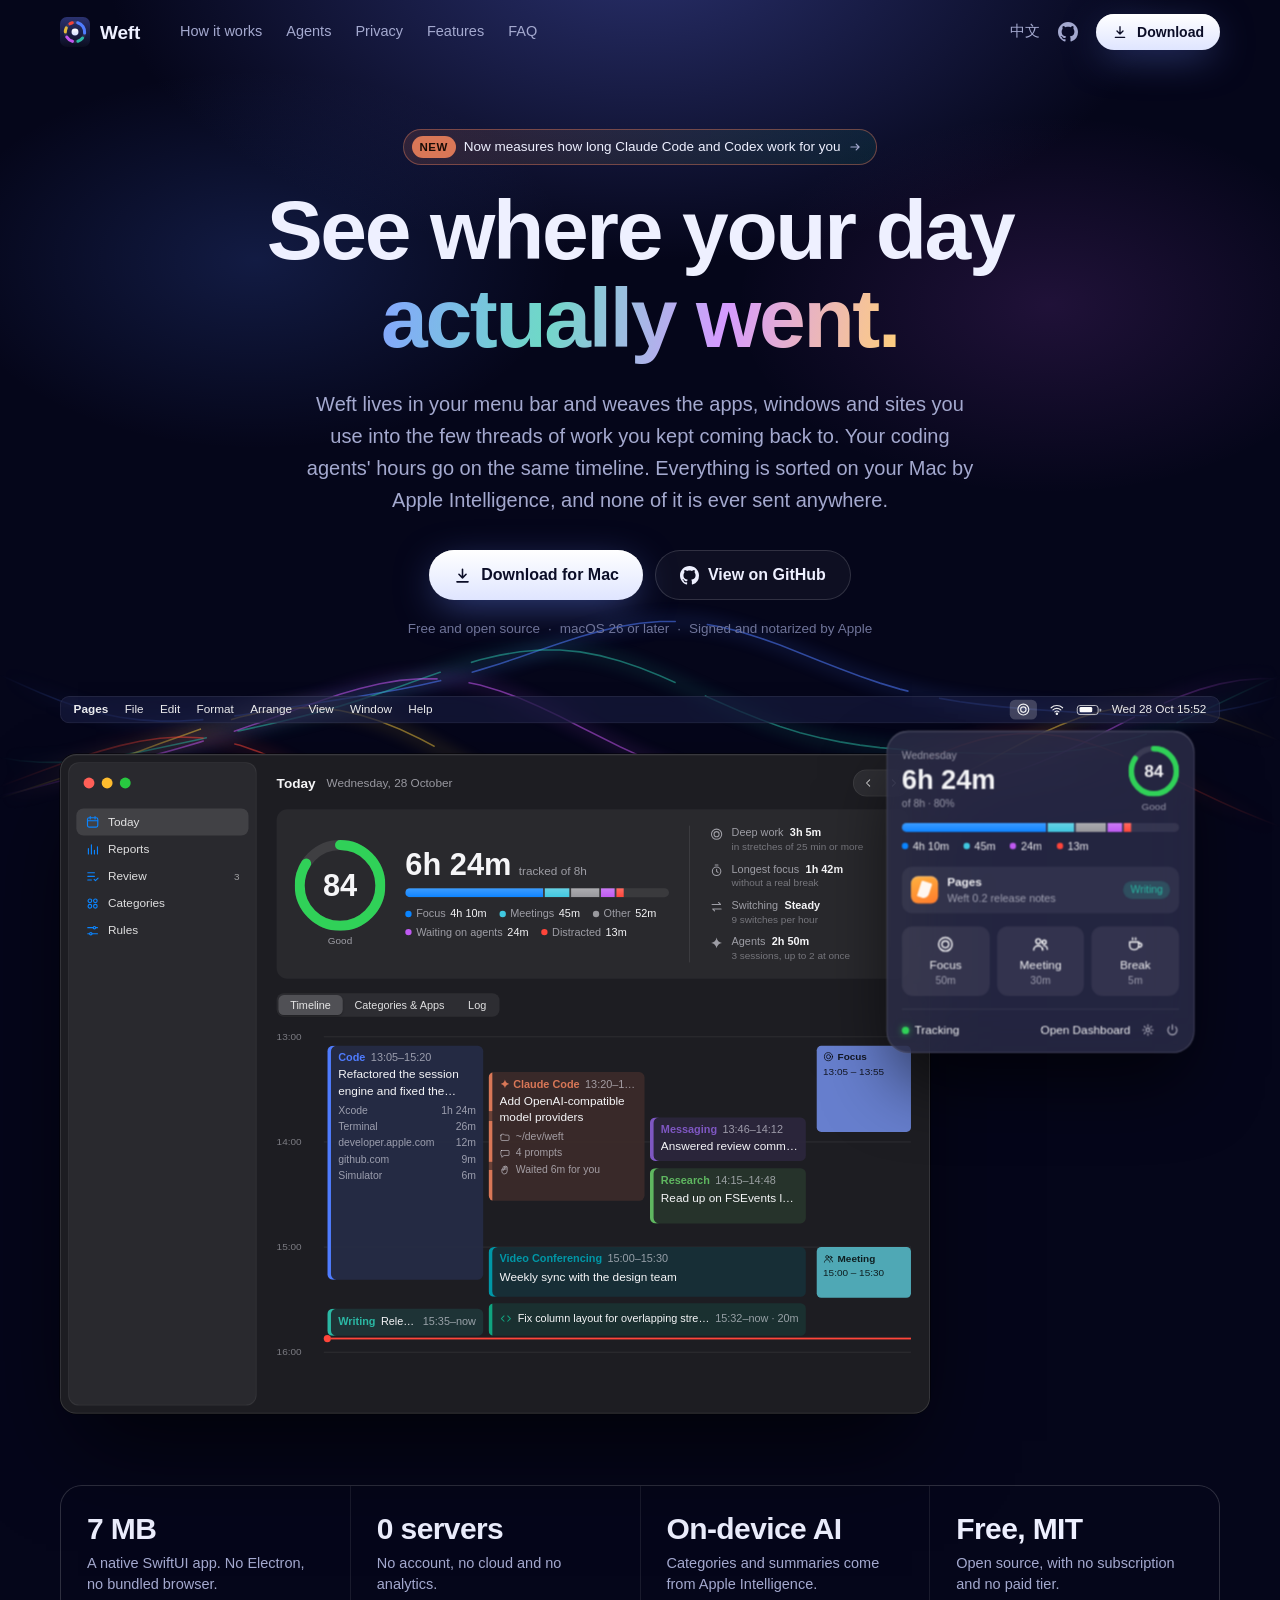
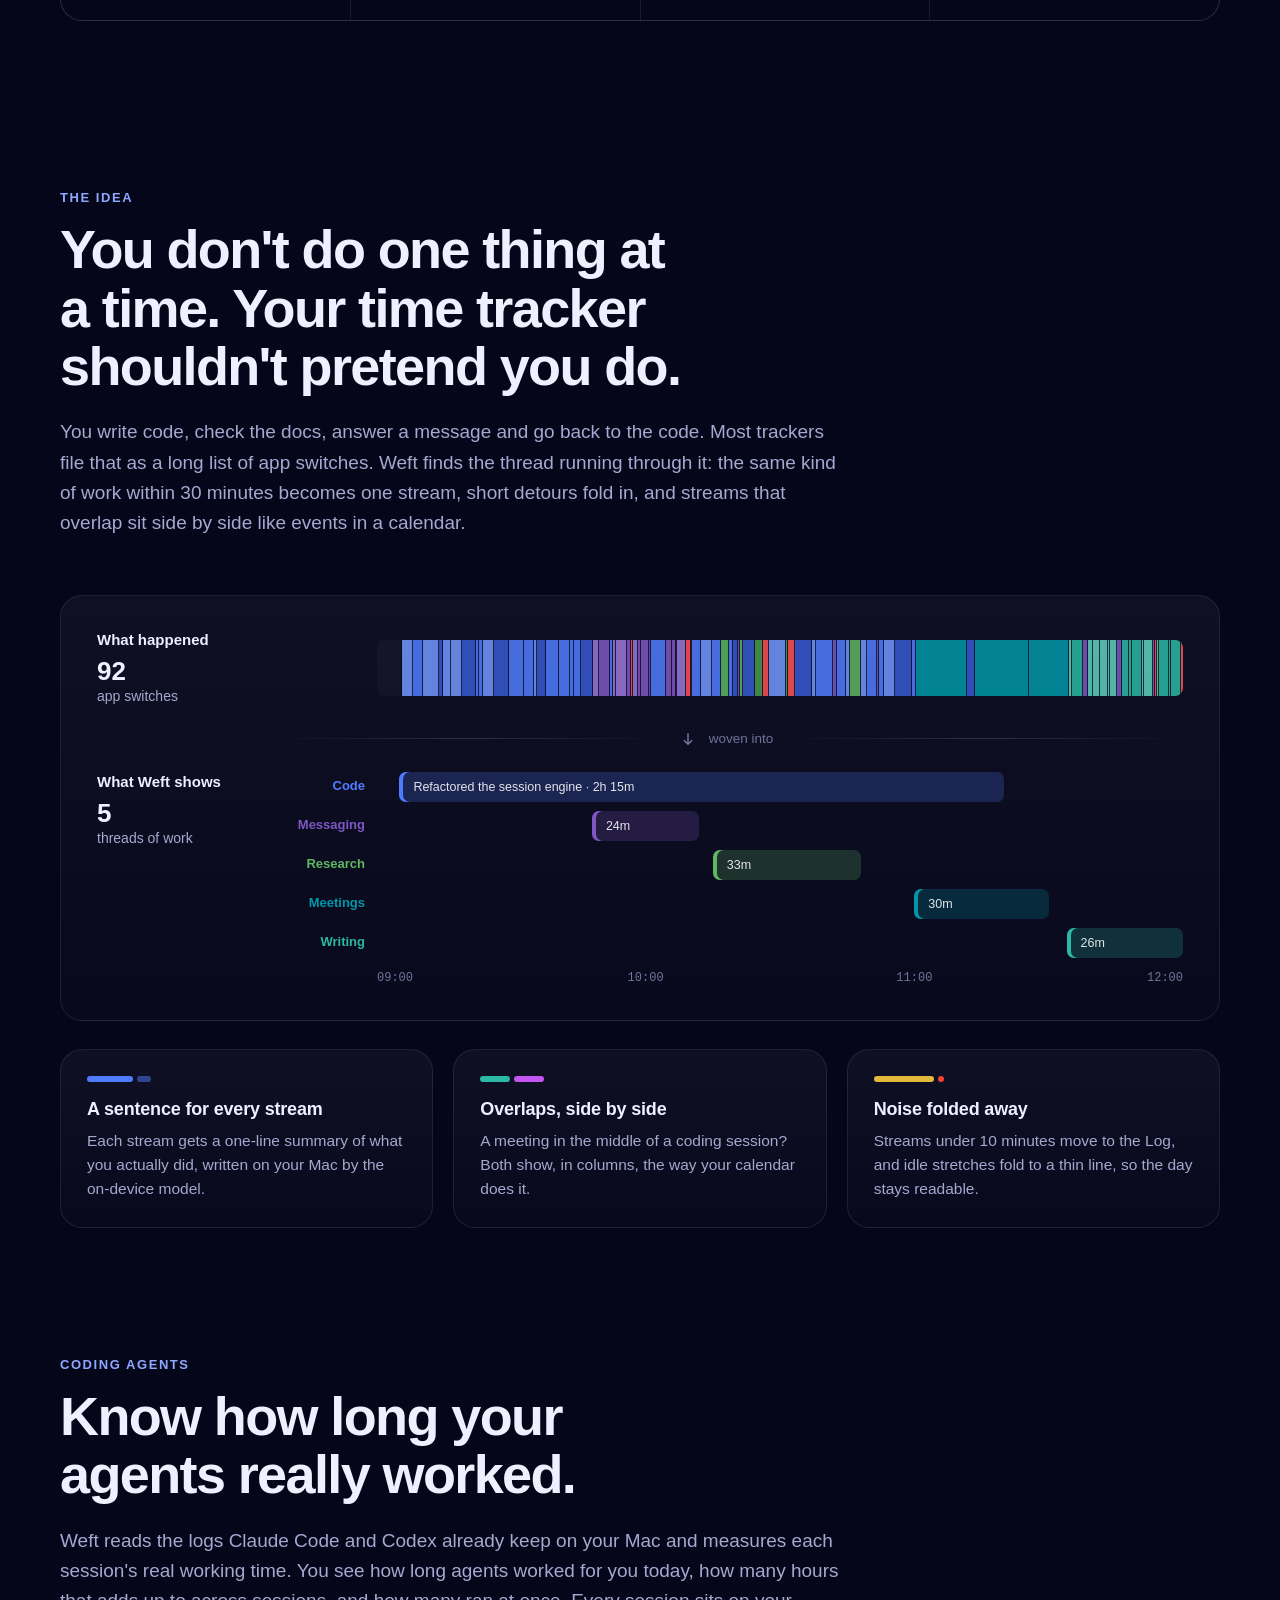
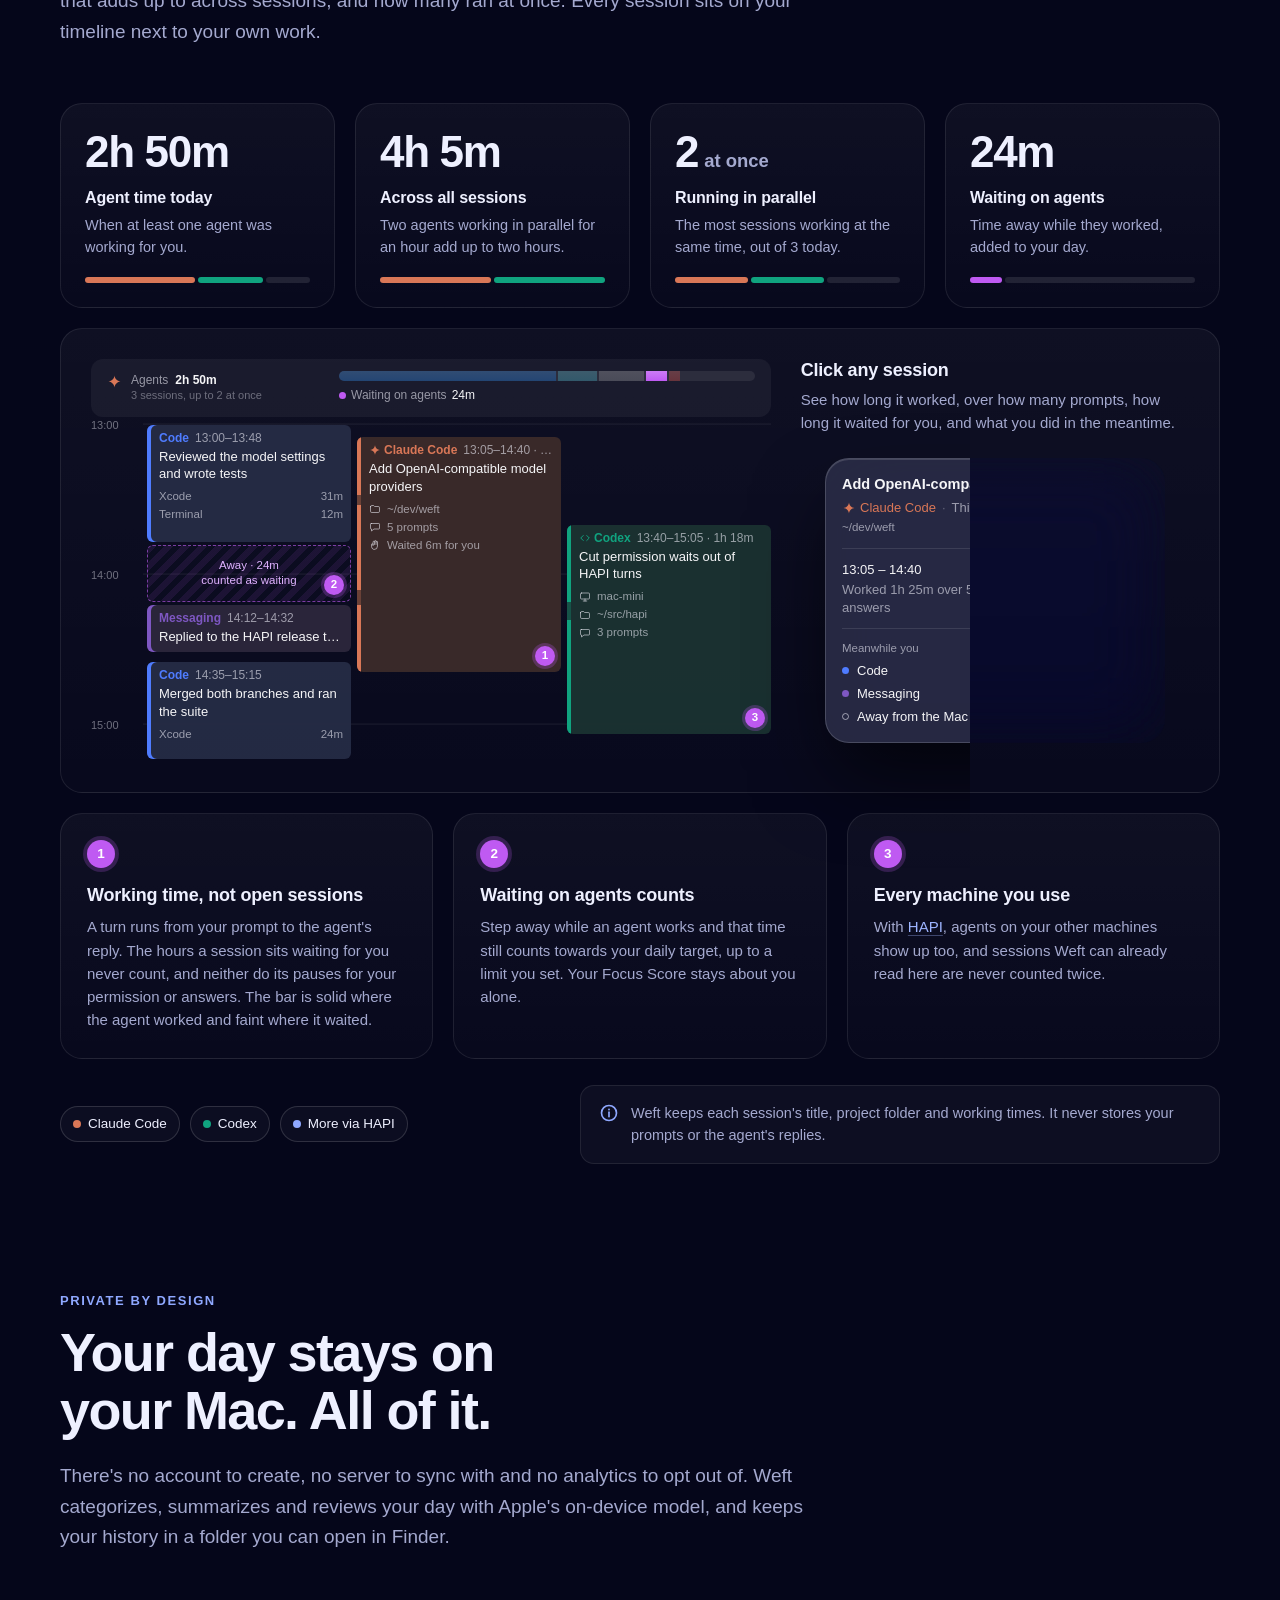
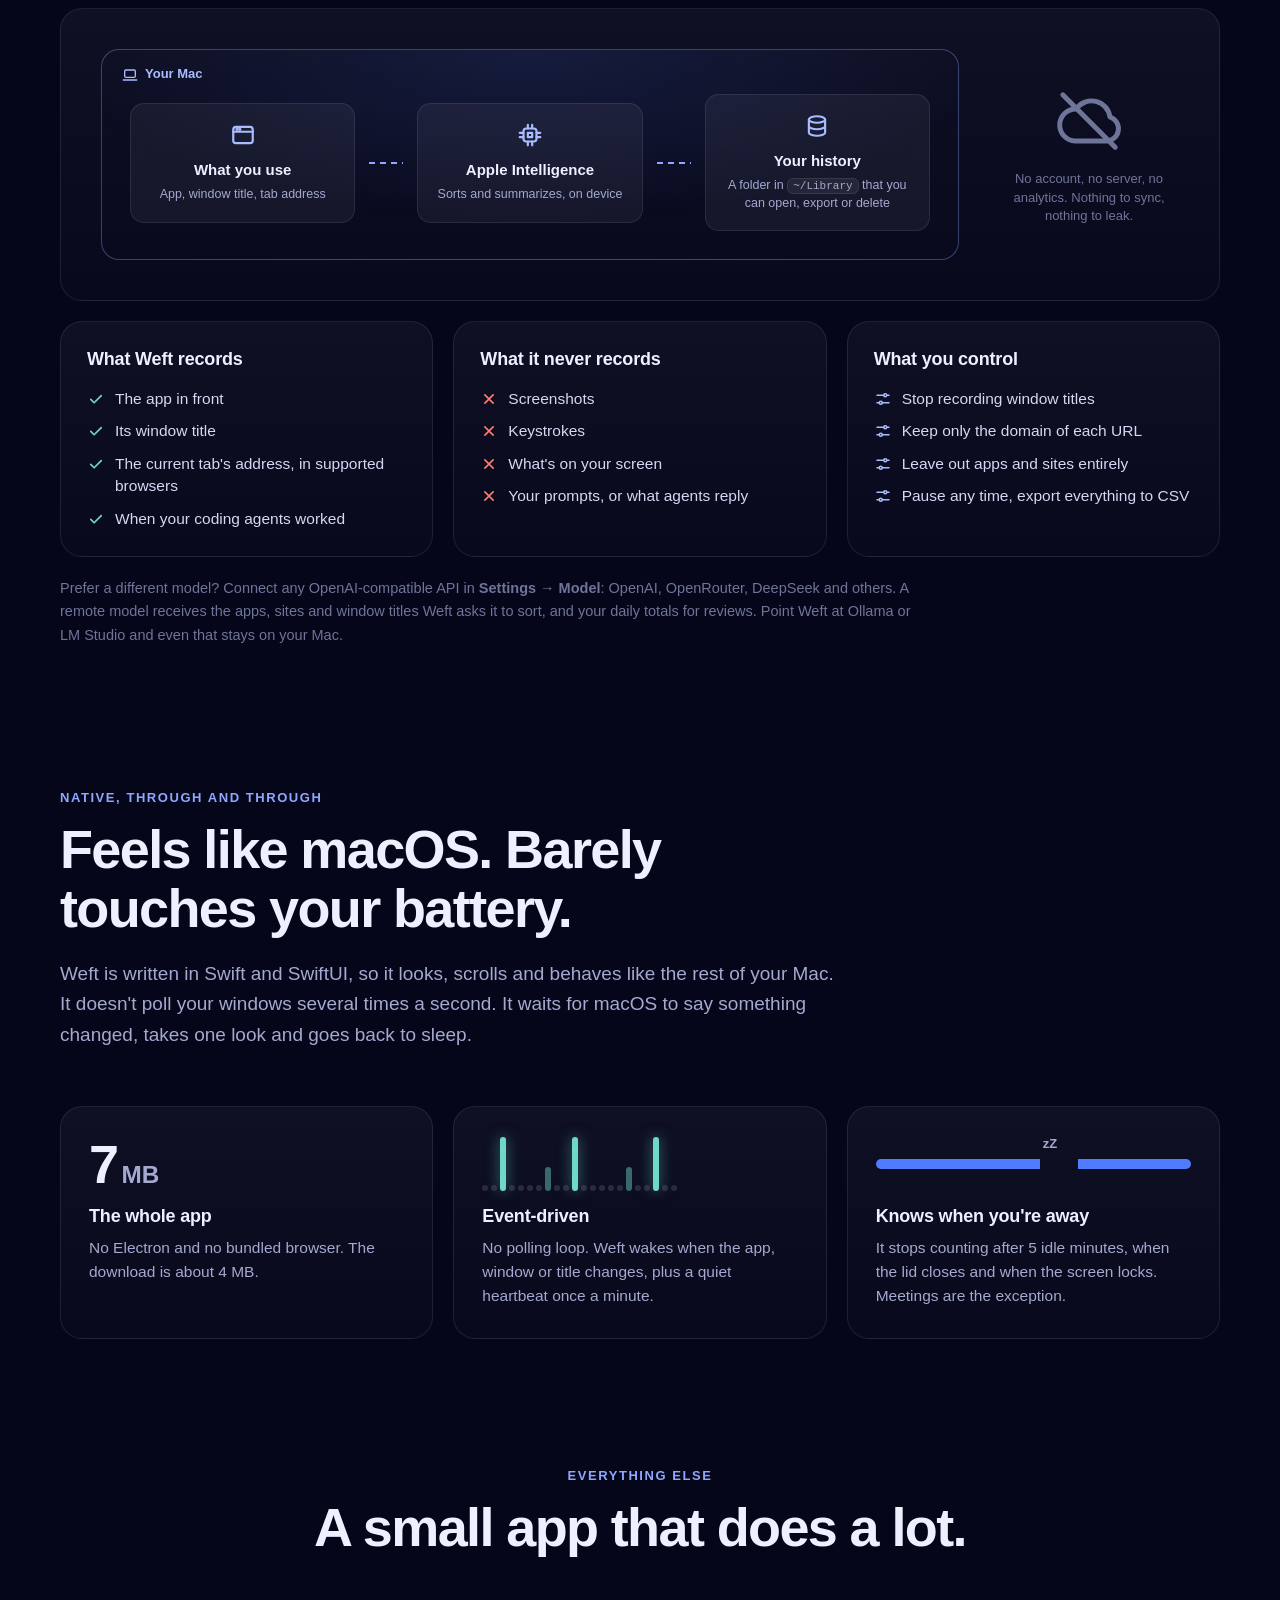
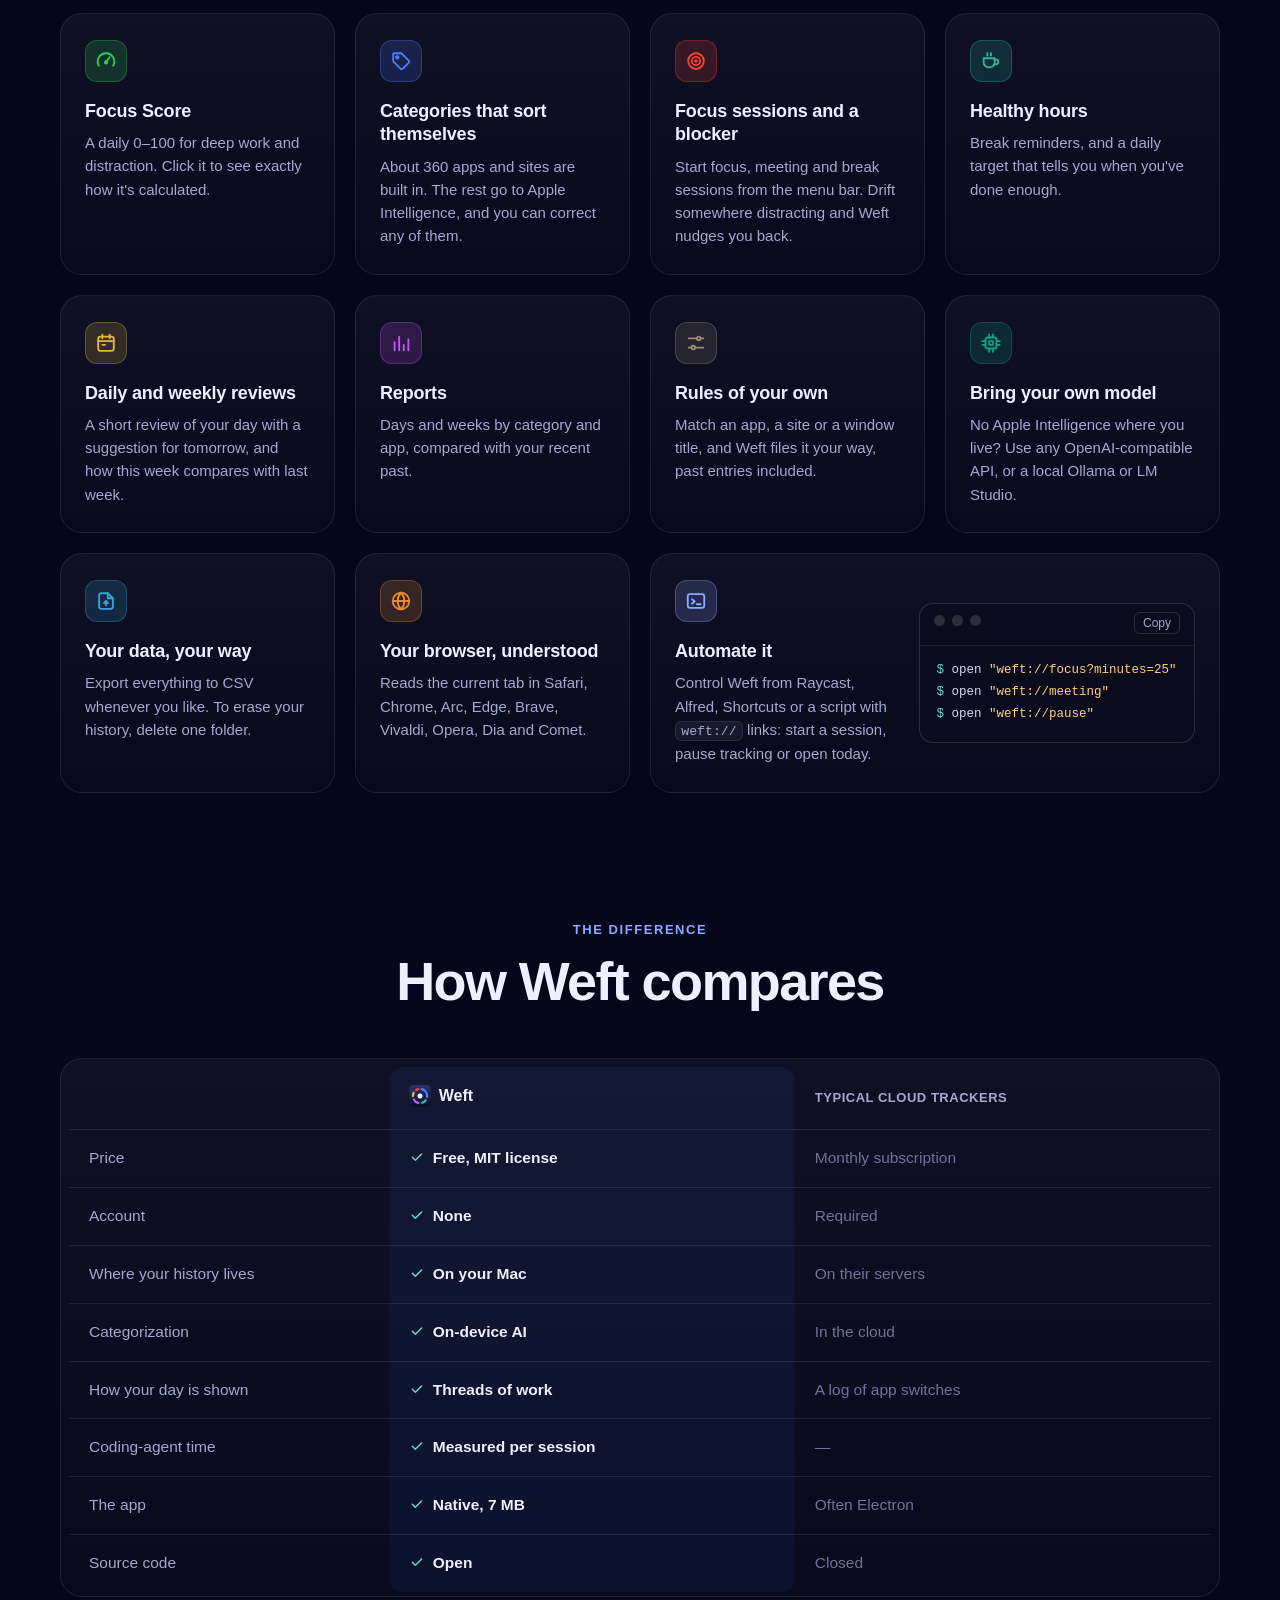
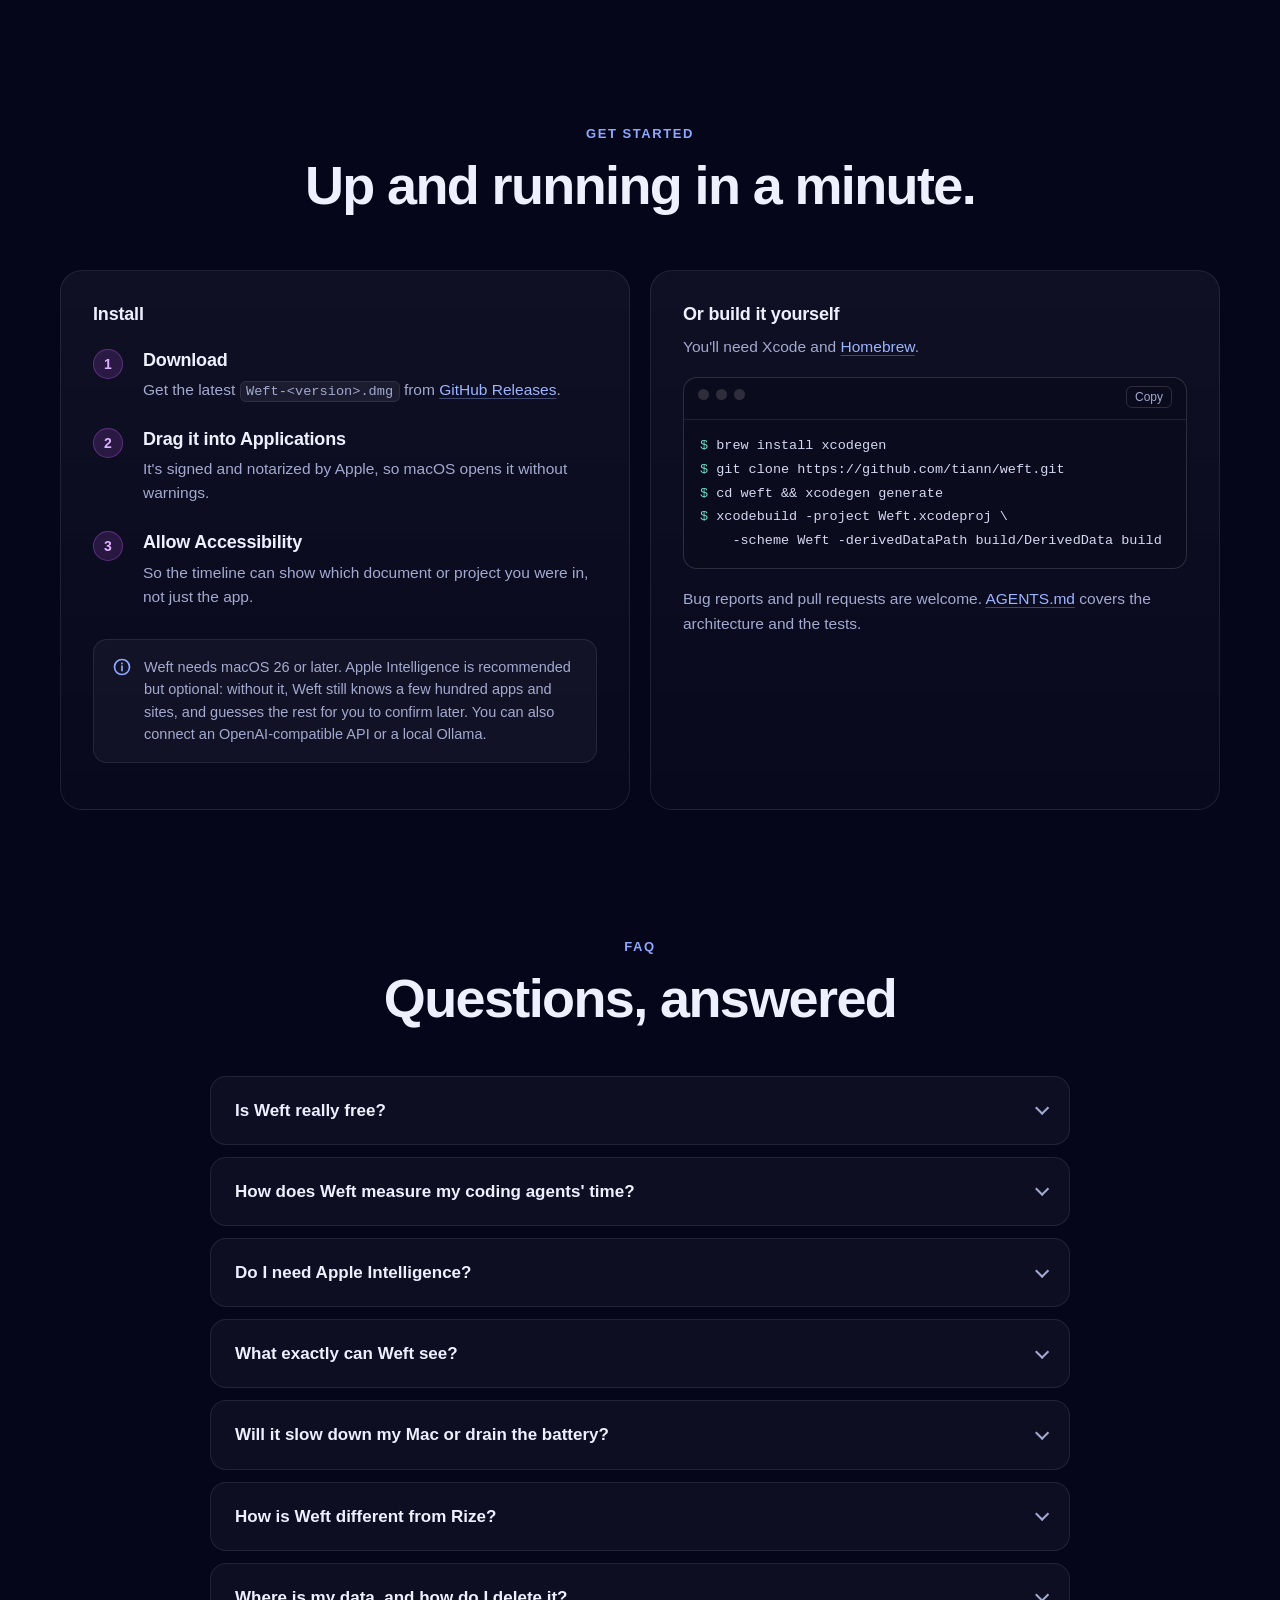
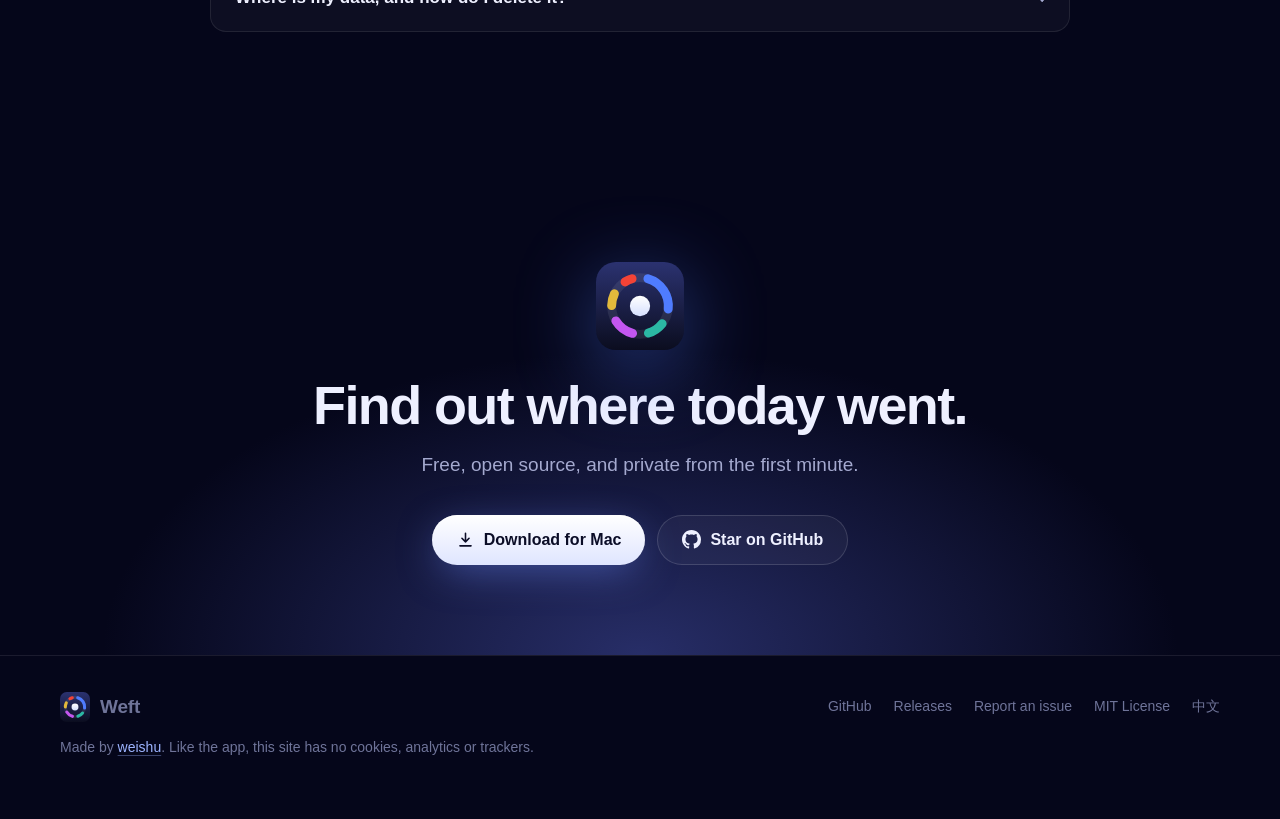
<file: site/index.html>
<!doctype html>
<html lang="en">
<head>
  <meta charset="utf-8">
  <meta name="viewport" content="width=device-width, initial-scale=1">
  <title>Weft: see where your day actually went</title>
  <meta name="description" content="A free, open-source time tracker for your Mac's menu bar. Weft weaves your apps, windows and sites into threads of work, measures how long your coding agents work for you, and keeps everything on your Mac.">
  <meta name="theme-color" content="#05061a">
  <link rel="icon" href="assets/icon.svg" type="image/svg+xml">
  <link rel="apple-touch-icon" href="assets/icon-180.png">
  <link rel="alternate" hreflang="en" href="https://weftapp.org/">
  <link rel="alternate" hreflang="zh-Hans" href="https://weftapp.org/zh/">
  <link rel="alternate" hreflang="x-default" href="https://weftapp.org/">
  <meta property="og:type" content="website">
  <meta property="og:title" content="Weft: see where your day actually went">
  <meta property="og:description" content="Free, open-source time tracking for macOS. Threads of work instead of app-switch logs, coding-agent time on the same timeline, and nothing ever leaves your Mac.">
  <meta property="og:url" content="https://weftapp.org/">
  <meta property="og:image" content="https://weftapp.org/assets/og.png">
  <meta name="twitter:card" content="summary_large_image">
  <link rel="stylesheet" href="assets/style.css">
  <script>document.documentElement.classList.add('js')</script>
</head>
<body>
  <a class="skip" href="#main">Skip to content</a>

  <header class="nav">
    <div class="wrap nav-inner">
      <a class="brand" href="./"><img src="assets/icon.svg" alt="" width="30" height="30">Weft</a>
      <nav class="nav-links" aria-label="Sections">
        <a href="#threads">How it works</a>
        <a href="#agents">Agents</a>
        <a href="#privacy">Privacy</a>
        <a href="#features">Features</a>
        <a href="#faq">FAQ</a>
      </nav>
      <div class="nav-right">
        <a class="nav-lang" href="zh/" hreflang="zh-Hans" lang="zh-Hans">中文</a>
        <a class="nav-gh" href="https://github.com/tiann/weft" aria-label="Weft on GitHub"><svg class="i"><use href="assets/icons.svg#github"/></svg></a>
        <a class="btn btn-primary btn-small" href="https://github.com/tiann/weft/releases/latest"><svg class="i"><use href="assets/icons.svg#download"/></svg>Download</a>
      </div>
    </div>
  </header>

  <main id="main">
    <section class="hero">
      <svg class="hero-threads" data-hero-threads viewBox="0 0 1600 420" preserveAspectRatio="none" aria-hidden="true"></svg>
      <div class="wrap hero-copy">
        <a class="eyebrow news" href="#agents"><span class="tag">NEW</span>Now measures how long Claude Code and Codex work for you<svg class="i"><use href="assets/icons.svg#arrow"/></svg></a>
        <h1>See where your day<br><span class="woven">actually went.</span></h1>
        <p class="lede">Weft lives in your menu bar and weaves the apps, windows and sites you use into the few threads of work you kept coming back to. Your coding agents' hours go on the same timeline. Everything is sorted on your Mac by Apple Intelligence, and none of it is ever sent anywhere.</p>
        <div class="cta">
          <a class="btn btn-primary" href="https://github.com/tiann/weft/releases/latest"><svg class="i"><use href="assets/icons.svg#download"/></svg>Download for Mac</a>
          <a class="btn btn-ghost" href="https://github.com/tiann/weft"><svg class="i"><use href="assets/icons.svg#github"/></svg>View on GitHub</a>
        </div>
        <p class="fine"><span>Free and open source</span><span>macOS 26 or later</span><span>Signed and notarized by Apple</span></p>
      </div>
      <div class="wrap hero-stage">
        <div data-mock="hero" role="img" aria-label="Weft's Today page, with a Focus Score of 84, 6 hours 24 minutes tracked, and a timeline of overlapping work streams and coding-agent sessions, next to the menu bar popover."></div>
      </div>
      <div class="wrap">
        <div class="pillars reveal">
          <div class="pillar"><b>7 MB</b><span>A native SwiftUI app. No Electron, no bundled browser.</span></div>
          <div class="pillar"><b>0 servers</b><span>No account, no cloud and no analytics.</span></div>
          <div class="pillar"><b>On-device AI</b><span>Categories and summaries come from Apple Intelligence.</span></div>
          <div class="pillar"><b>Free, MIT</b><span>Open source, with no subscription and no paid tier.</span></div>
        </div>
      </div>
    </section>

    <section class="section" id="threads">
      <div class="wrap">
        <div class="section-head reveal">
          <div class="kicker">The idea</div>
          <h2>You don't do one thing at a time. Your time tracker shouldn't pretend you do.</h2>
          <p>You write code, check the docs, answer a message and go back to the code. Most trackers file that as a long list of app switches. Weft finds the thread running through it: the same kind of work within 30 minutes becomes one stream, short detours fold in, and streams that overlap sit side by side like events in a calendar.</p>
        </div>

        <div class="card weave reveal" data-weave>
          <div class="weave-grid">
            <div class="weave-label"><strong>What happened</strong><b data-switches>70</b>app switches</div>
            <div class="weave-lane"><span class="weave-name"></span><div class="weave-track weave-barcode" data-barcode></div></div>
            <div class="weave-arrow"><svg class="i"><use href="assets/icons.svg#arrow-down"/></svg>woven into</div>
            <div class="weave-label"><strong>What Weft shows</strong><b>5</b>threads of work</div>
            <div class="weave-threads" data-threads></div>
            <div class="weave-lane weave-axis-lane"><span></span><div class="weave-axis"><span style="left:0">09:00</span><span style="left:33.33%">10:00</span><span style="left:66.67%">11:00</span><span style="left:100%">12:00</span></div></div>
          </div>
        </div>

        <div class="points">
          <div class="card point reveal"><div class="swatch"><i style="--c:var(--code);width:46px"></i><i style="--c:var(--code);width:14px;opacity:.5"></i></div><h3>A sentence for every stream</h3><p>Each stream gets a one-line summary of what you actually did, written on your Mac by the on-device model.</p></div>
          <div class="card point reveal"><div class="swatch"><i style="--c:var(--writing);width:30px"></i><i style="--c:var(--design);width:30px"></i></div><h3>Overlaps, side by side</h3><p>A meeting in the middle of a coding session? Both show, in columns, the way your calendar does it.</p></div>
          <div class="card point reveal"><div class="swatch"><i style="--c:var(--productivity);width:60px"></i><i style="--c:var(--entertainment);width:6px"></i></div><h3>Noise folded away</h3><p>Streams under 10 minutes move to the Log, and idle stretches fold to a thin line, so the day stays readable.</p></div>
        </div>
      </div>
    </section>

    <section class="section" id="agents">
      <div class="wrap">
        <div class="section-head reveal">
          <div class="kicker">Coding agents</div>
          <h2>Know how long your agents really worked.</h2>
          <p>Weft reads the logs Claude Code and Codex already keep on your Mac and measures each session's real working time. You see how long agents worked for you today, how many hours that adds up to across sessions, and how many ran at once. Every session sits on your timeline next to your own work.</p>
        </div>

        <div class="agent-stats">
          <div class="card stat reveal"><b>2h 50m</b><h3>Agent time today</h3><p>When at least one agent was working for you.</p><div class="bar"><i style="--c:var(--claude);flex:5"></i><i style="--c:var(--codex);flex:3"></i><i style="--c:rgba(255,255,255,.1);flex:2"></i></div></div>
          <div class="card stat reveal"><b>4h 5m</b><h3>Across all sessions</h3><p>Two agents working in parallel for an hour add up to two hours.</p><div class="bar"><i style="--c:var(--claude);flex:1"></i><i style="--c:var(--codex);flex:1"></i></div></div>
          <div class="card stat reveal"><b>2<small>at once</small></b><h3>Running in parallel</h3><p>The most sessions working at the same time, out of 3 today.</p><div class="bar"><i style="--c:var(--claude);flex:1"></i><i style="--c:var(--codex);flex:1"></i><i style="--c:rgba(255,255,255,.1);flex:1"></i></div></div>
          <div class="card stat reveal"><b>24m</b><h3>Waiting on agents</h3><p>Time away while they worked, added to your day.</p><div class="bar"><i style="--c:var(--waiting);flex:1"></i><i style="--c:rgba(255,255,255,.1);flex:6"></i></div></div>
        </div>

        <div class="card agent-visual agents-card reveal">
          <div data-mock="agents" role="img" aria-label="A timeline where a Claude Code session and a Codex session on another Mac run next to the user's own Code and Messaging streams. A dashed block marks 24 minutes away, counted as waiting on agents."></div>
          <div class="agent-detail">
            <div class="agent-detail-caption"><h3>Click any session</h3><p>See how long it worked, over how many prompts, how long it waited for you, and what you did in the meantime.</p></div>
            <div data-mock="agentDetail" role="img" aria-label="Session details: Claude Code worked 1 hour 25 minutes over 5 prompts and waited 6 minutes for answers. Meanwhile the user spent 48 minutes in Code, 20 in Messaging, and was away for 24."></div>
          </div>
        </div>

        <ol class="agent-points">
          <li class="card reveal"><span class="n">1</span><h3>Working time, not open sessions</h3><p>A turn runs from your prompt to the agent's reply. The hours a session sits waiting for you never count, and neither do its pauses for your permission or answers. The bar is solid where the agent worked and faint where it waited.</p></li>
          <li class="card reveal"><span class="n">2</span><h3>Waiting on agents counts</h3><p>Step away while an agent works and that time still counts towards your daily target, up to a limit you set. Your Focus Score stays about you alone.</p></li>
          <li class="card reveal"><span class="n">3</span><h3>Every machine you use</h3><p>With <a href="https://github.com/tiann/hapi">HAPI</a>, agents on your other machines show up too, and sessions Weft can already read here are never counted twice.</p></li>
        </ol>

        <div class="agent-foot reveal">
          <div class="agent-logos">
            <span style="--c:var(--claude)"><i></i>Claude Code</span>
            <span style="--c:var(--codex)"><i></i>Codex</span>
            <span style="--c:#8fa8ff"><i></i>More via HAPI</span>
          </div>
          <p class="note"><svg class="i"><use href="assets/icons.svg#info"/></svg><span>Weft keeps each session's title, project folder and working times. It never stores your prompts or the agent's replies.</span></p>
        </div>
      </div>
    </section>

    <section class="section" id="privacy">
      <div class="wrap">
        <div class="section-head reveal">
          <div class="kicker">Private by design</div>
          <h2>Your day stays on your Mac. All of it.</h2>
          <p>There's no account to create, no server to sync with and no analytics to opt out of. Weft categorizes, summarizes and reviews your day with Apple's on-device model, and keeps your history in a folder you can open in Finder.</p>
        </div>

        <div class="card privacy-flow reveal">
          <div class="mac">
            <div class="mac-label"><svg class="i"><use href="assets/icons.svg#laptop"/></svg>Your Mac</div>
            <div class="flow">
              <div class="flow-node"><svg class="i"><use href="assets/icons.svg#window"/></svg><b>What you use</b><span>App, window title, tab address</span></div>
              <div class="flow-link"></div>
              <div class="flow-node"><svg class="i"><use href="assets/icons.svg#chip"/></svg><b>Apple Intelligence</b><span>Sorts and summarizes, on device</span></div>
              <div class="flow-link"></div>
              <div class="flow-node"><svg class="i"><use href="assets/icons.svg#database"/></svg><b>Your history</b><span>A folder in <code>~/Library</code> that you can open, export or delete</span></div>
            </div>
          </div>
          <div class="cloud"><svg class="i"><use href="assets/icons.svg#cloud-off"/></svg><span>No account, no server, no analytics. Nothing to sync, nothing to leak.</span></div>
        </div>

        <div class="lists">
          <div class="card list yes reveal"><h3>What Weft records</h3><ul>
            <li><svg class="i"><use href="assets/icons.svg#check"/></svg>The app in front</li>
            <li><svg class="i"><use href="assets/icons.svg#check"/></svg>Its window title</li>
            <li><svg class="i"><use href="assets/icons.svg#check"/></svg>The current tab's address, in supported browsers</li>
            <li><svg class="i"><use href="assets/icons.svg#check"/></svg>When your coding agents worked</li>
          </ul></div>
          <div class="card list no reveal"><h3>What it never records</h3><ul>
            <li><svg class="i"><use href="assets/icons.svg#x"/></svg>Screenshots</li>
            <li><svg class="i"><use href="assets/icons.svg#x"/></svg>Keystrokes</li>
            <li><svg class="i"><use href="assets/icons.svg#x"/></svg>What's on your screen</li>
            <li><svg class="i"><use href="assets/icons.svg#x"/></svg>Your prompts, or what agents reply</li>
          </ul></div>
          <div class="card list you reveal"><h3>What you control</h3><ul>
            <li><svg class="i"><use href="assets/icons.svg#sliders"/></svg>Stop recording window titles</li>
            <li><svg class="i"><use href="assets/icons.svg#sliders"/></svg>Keep only the domain of each URL</li>
            <li><svg class="i"><use href="assets/icons.svg#sliders"/></svg>Leave out apps and sites entirely</li>
            <li><svg class="i"><use href="assets/icons.svg#sliders"/></svg>Pause any time, export everything to CSV</li>
          </ul></div>
        </div>
        <p class="aside reveal">Prefer a different model? Connect any OpenAI-compatible API in <b>Settings → Model</b>: OpenAI, OpenRouter, DeepSeek and others. A remote model receives the apps, sites and window titles Weft asks it to sort, and your daily totals for reviews. Point Weft at Ollama or LM Studio and even that stays on your Mac.</p>
      </div>
    </section>

    <section class="section" id="native">
      <div class="wrap">
        <div class="section-head reveal">
          <div class="kicker">Native, through and through</div>
          <h2>Feels like macOS. Barely touches your battery.</h2>
          <p>Weft is written in Swift and SwiftUI, so it looks, scrolls and behaves like the rest of your Mac. It doesn't poll your windows several times a second. It waits for macOS to say something changed, takes one look and goes back to sleep.</p>
        </div>
        <div class="tiles">
          <div class="card tile reveal"><div class="big">7<small>MB</small></div><h3>The whole app</h3><p>No Electron and no bundled browser. The download is about 4 MB.</p></div>
          <div class="card tile reveal">
            <div class="pulse" aria-hidden="true"><i></i><i></i><i class="hit"></i><i></i><i></i><i></i><i></i><i class="beat"></i><i></i><i></i><i class="hit"></i><i></i><i></i><i></i><i></i><i></i><i class="beat"></i><i></i><i></i><i class="hit"></i><i></i><i></i></div>
            <h3>Event-driven</h3><p>No polling loop. Weft wakes when the app, window or title changes, plus a quiet heartbeat once a minute.</p></div>
          <div class="card tile reveal">
            <div class="idle" aria-hidden="true"><span></span></div>
            <h3>Knows when you're away</h3><p>It stops counting after 5 idle minutes, when the lid closes and when the screen locks. Meetings are the exception.</p></div>
        </div>
      </div>
    </section>

    <section class="section" id="features">
      <div class="wrap">
        <div class="section-head center reveal">
          <div class="kicker">Everything else</div>
          <h2>A small app that does a lot.</h2>
        </div>
        <div class="features">
          <div class="card feature reveal" style="--c:#30d158"><div class="ico"><svg class="i"><use href="assets/icons.svg#gauge"/></svg></div><h3>Focus Score</h3><p>A daily 0–100 for deep work and distraction. Click it to see exactly how it's calculated.</p></div>
          <div class="card feature reveal" style="--c:#4f7cff"><div class="ico"><svg class="i"><use href="assets/icons.svg#tag"/></svg></div><h3>Categories that sort themselves</h3><p>About 360 apps and sites are built in. The rest go to Apple Intelligence, and you can correct any of them.</p></div>
          <div class="card feature reveal" style="--c:#f44336"><div class="ico"><svg class="i"><use href="assets/icons.svg#target"/></svg></div><h3>Focus sessions and a blocker</h3><p>Start focus, meeting and break sessions from the menu bar. Drift somewhere distracting and Weft nudges you back.</p></div>
          <div class="card feature reveal" style="--c:#2bb8a4"><div class="ico"><svg class="i"><use href="assets/icons.svg#cup"/></svg></div><h3>Healthy hours</h3><p>Break reminders, and a daily target that tells you when you've done enough.</p></div>
          <div class="card feature reveal" style="--c:#e2b93b"><div class="ico"><svg class="i"><use href="assets/icons.svg#calendar"/></svg></div><h3>Daily and weekly reviews</h3><p>A short review of your day with a suggestion for tomorrow, and how this week compares with last week.</p></div>
          <div class="card feature reveal" style="--c:#c356f0"><div class="ico"><svg class="i"><use href="assets/icons.svg#chart"/></svg></div><h3>Reports</h3><p>Days and weeks by category and app, compared with your recent past.</p></div>
          <div class="card feature reveal" style="--c:#9a8c7a"><div class="ico"><svg class="i"><use href="assets/icons.svg#sliders"/></svg></div><h3>Rules of your own</h3><p>Match an app, a site or a window title, and Weft files it your way, past entries included.</p></div>
          <div class="card feature reveal" style="--c:#10a37f"><div class="ico"><svg class="i"><use href="assets/icons.svg#chip"/></svg></div><h3>Bring your own model</h3><p>No Apple Intelligence where you live? Use any OpenAI-compatible API, or a local Ollama or LM Studio.</p></div>
          <div class="card feature reveal" style="--c:#36a3d9"><div class="ico"><svg class="i"><use href="assets/icons.svg#export"/></svg></div><h3>Your data, your way</h3><p>Export everything to CSV whenever you like. To erase your history, delete one folder.</p></div>
          <div class="card feature reveal" style="--c:#e58a2e"><div class="ico"><svg class="i"><use href="assets/icons.svg#globe"/></svg></div><h3>Your browser, understood</h3><p>Reads the current tab in Safari, Chrome, Arc, Edge, Brave, Vivaldi, Opera, Dia and Comet.</p></div>
          <div class="card feature wide reveal" style="--c:#8fa8ff">
            <div><div class="ico"><svg class="i"><use href="assets/icons.svg#terminal"/></svg></div><h3>Automate it</h3><p>Control Weft from Raycast, Alfred, Shortcuts or a script with <code>weft://</code> links: start a session, pause tracking or open today.</p></div>
            <div class="terminal">
              <div class="terminal-bar"><i></i><i></i><i></i><button class="copy" type="button" data-copy='open "weft://focus?minutes=25"'><span class="idle-label">Copy</span><span class="done">Copied</span></button></div>
              <pre><span class="p">$ </span>open <span class="s">"weft://focus?minutes=25"</span>
<span class="p">$ </span>open <span class="s">"weft://meeting"</span>
<span class="p">$ </span>open <span class="s">"weft://pause"</span></pre>
            </div>
          </div>
        </div>
      </div>
    </section>

    <section class="section" id="compare">
      <div class="wrap">
        <div class="section-head center reveal">
          <div class="kicker">The difference</div>
          <h2>How Weft compares</h2>
        </div>
        <div class="card compare reveal">
          <table>
            <thead><tr><th scope="col"><span class="sr">&nbsp;</span></th><th scope="col" class="weft"><span><img src="assets/icon.svg" alt="">Weft</span></th><th scope="col">Typical cloud trackers</th></tr></thead>
            <tbody>
              <tr><th scope="row">Price</th><td class="weft"><svg class="i"><use href="assets/icons.svg#check"/></svg>Free, MIT license</td><td class="them">Monthly subscription</td></tr>
              <tr><th scope="row">Account</th><td class="weft"><svg class="i"><use href="assets/icons.svg#check"/></svg>None</td><td class="them">Required</td></tr>
              <tr><th scope="row">Where your history lives</th><td class="weft"><svg class="i"><use href="assets/icons.svg#check"/></svg>On your Mac</td><td class="them">On their servers</td></tr>
              <tr><th scope="row">Categorization</th><td class="weft"><svg class="i"><use href="assets/icons.svg#check"/></svg>On-device AI</td><td class="them">In the cloud</td></tr>
              <tr><th scope="row">How your day is shown</th><td class="weft"><svg class="i"><use href="assets/icons.svg#check"/></svg>Threads of work</td><td class="them">A log of app switches</td></tr>
              <tr><th scope="row">Coding-agent time</th><td class="weft"><svg class="i"><use href="assets/icons.svg#check"/></svg>Measured per session</td><td class="them">—</td></tr>
              <tr><th scope="row">The app</th><td class="weft"><svg class="i"><use href="assets/icons.svg#check"/></svg>Native, 7 MB</td><td class="them">Often Electron</td></tr>
              <tr><th scope="row">Source code</th><td class="weft"><svg class="i"><use href="assets/icons.svg#check"/></svg>Open</td><td class="them">Closed</td></tr>
            </tbody>
          </table>
        </div>
      </div>
    </section>

    <section class="section" id="download">
      <div class="wrap">
        <div class="section-head center reveal">
          <div class="kicker">Get started</div>
          <h2>Up and running in a minute.</h2>
        </div>
        <div class="start">
          <div class="card reveal">
            <h3>Install</h3>
            <ol class="steps">
              <li><span class="n">1</span><div><h3>Download</h3><p>Get the latest <code>Weft-&lt;version&gt;.dmg</code> from <a href="https://github.com/tiann/weft/releases/latest">GitHub Releases</a>.</p></div></li>
              <li><span class="n">2</span><div><h3>Drag it into Applications</h3><p>It's signed and notarized by Apple, so macOS opens it without warnings.</p></div></li>
              <li><span class="n">3</span><div><h3>Allow Accessibility</h3><p>So the timeline can show which document or project you were in, not just the app.</p></div></li>
            </ol>
            <p class="note"><svg class="i"><use href="assets/icons.svg#info"/></svg><span>Weft needs macOS 26 or later. Apple Intelligence is recommended but optional: without it, Weft still knows a few hundred apps and sites, and guesses the rest for you to confirm later. You can also connect an OpenAI-compatible API or a local Ollama.</span></p>
          </div>
          <div class="card build reveal">
            <h3>Or build it yourself</h3>
            <p>You'll need Xcode and <a href="https://brew.sh">Homebrew</a>.</p>
            <div class="terminal" style="margin-top:18px">
              <div class="terminal-bar"><i></i><i></i><i></i><button class="copy" type="button" data-copy="brew install xcodegen
git clone https://github.com/tiann/weft.git
cd weft
xcodegen generate
xcodebuild -project Weft.xcodeproj -scheme Weft -derivedDataPath build/DerivedData build
open build/DerivedData/Build/Products/Debug/Weft.app"><span class="idle-label">Copy</span><span class="done">Copied</span></button></div>
              <pre><span class="p">$ </span>brew install xcodegen
<span class="p">$ </span>git clone https://github.com/tiann/weft.git
<span class="p">$ </span>cd weft &amp;&amp; xcodegen generate
<span class="p">$ </span>xcodebuild -project Weft.xcodeproj \
    -scheme Weft -derivedDataPath build/DerivedData build</pre>
            </div>
            <p style="margin-top:18px">Bug reports and pull requests are welcome. <a href="https://github.com/tiann/weft/blob/main/AGENTS.md">AGENTS.md</a> covers the architecture and the tests.</p>
          </div>
        </div>
      </div>
    </section>

    <section class="section" id="faq">
      <div class="wrap">
        <div class="section-head center reveal">
          <div class="kicker">FAQ</div>
          <h2>Questions, answered</h2>
        </div>
        <div class="faq">
          <details><summary>Is Weft really free?</summary><div class="answer">Yes. Weft is MIT-licensed, with no subscription, no paid tier and no account. You can read the code, change it and build it yourself.</div></details>
          <details><summary>How does Weft measure my coding agents' time?</summary><div class="answer">It reads the logs Claude Code and Codex keep on your Mac (<code>~/.claude/projects</code> and <code>~/.codex/sessions</code>) and counts each turn, from your prompt to the agent's reply, minus the time it spent waiting for your permission or answers. The hours a session sits idle between prompts don't count. Today shows the time at least one agent was working and the total across sessions, and each session on the timeline shows its own working time. With HAPI 0.33 or later, agents on your other machines are included.</div></details>
          <details><summary>Do I need Apple Intelligence?</summary><div class="answer">No, though it's recommended. Without it, Weft still sorts the apps and sites it knows and anything you've set yourself, and guesses the rest from each app's App Store category or each site's name. You can also connect any OpenAI-compatible API, including a local Ollama or LM Studio.</div></details>
          <details><summary>What exactly can Weft see?</summary><div class="answer">The app in front, its window title and, in supported browsers, the current tab's address. Never screenshots, keystrokes or the contents of your screen. You can turn off window titles, keep only domains, and leave out apps and sites entirely.</div></details>
          <details><summary>Will it slow down my Mac or drain the battery?</summary><div class="answer">It's built not to. Weft is a native app with no polling loop: it reacts when macOS reports that the app, window or title changed, and otherwise checks in once a minute.</div></details>
          <details><summary>How is Weft different from Rize?</summary><div class="answer">Weft takes after Rize but starts from a different idea: people rarely do one thing at a time, so instead of a log of app switches it shows the threads of work you kept coming back to. It's also free, open source, and works entirely on your Mac.</div></details>
          <details><summary>Where is my data, and how do I delete it?</summary><div class="answer">In <code>~/Library/Application Support/Weft/</code>. Export it to CSV from <b>Settings → Data</b>. To erase it, quit Weft and delete that folder.</div></details>
        </div>
      </div>
    </section>

    <section class="final">
      <div class="wrap reveal">
        <img src="assets/icon.svg" alt="" width="88" height="88">
        <h2>Find out where today went.</h2>
        <p>Free, open source, and private from the first minute.</p>
        <div class="cta">
          <a class="btn btn-primary" href="https://github.com/tiann/weft/releases/latest"><svg class="i"><use href="assets/icons.svg#download"/></svg>Download for Mac</a>
          <a class="btn btn-ghost" href="https://github.com/tiann/weft"><svg class="i"><use href="assets/icons.svg#github"/></svg>Star on GitHub</a>
        </div>
      </div>
    </section>
  </main>

  <footer class="site">
    <div class="wrap">
      <div class="footer-inner">
        <a class="brand" href="./"><img src="assets/icon.svg" alt="" width="30" height="30">Weft</a>
        <nav class="footer-links" aria-label="Links">
          <a href="https://github.com/tiann/weft">GitHub</a>
          <a href="https://github.com/tiann/weft/releases">Releases</a>
          <a href="https://github.com/tiann/weft/issues">Report an issue</a>
          <a href="https://github.com/tiann/weft/blob/main/LICENSE">MIT License</a>
          <a href="zh/" hreflang="zh-Hans" lang="zh-Hans">中文</a>
        </nav>
      </div>
      <p class="footer-note">Made by <a href="https://github.com/tiann">weishu</a>. Like the app, this site has no cookies, analytics or trackers.</p>
    </div>
  </footer>

  <script src="assets/site.js" defer></script>
</body>
</html>
</file>
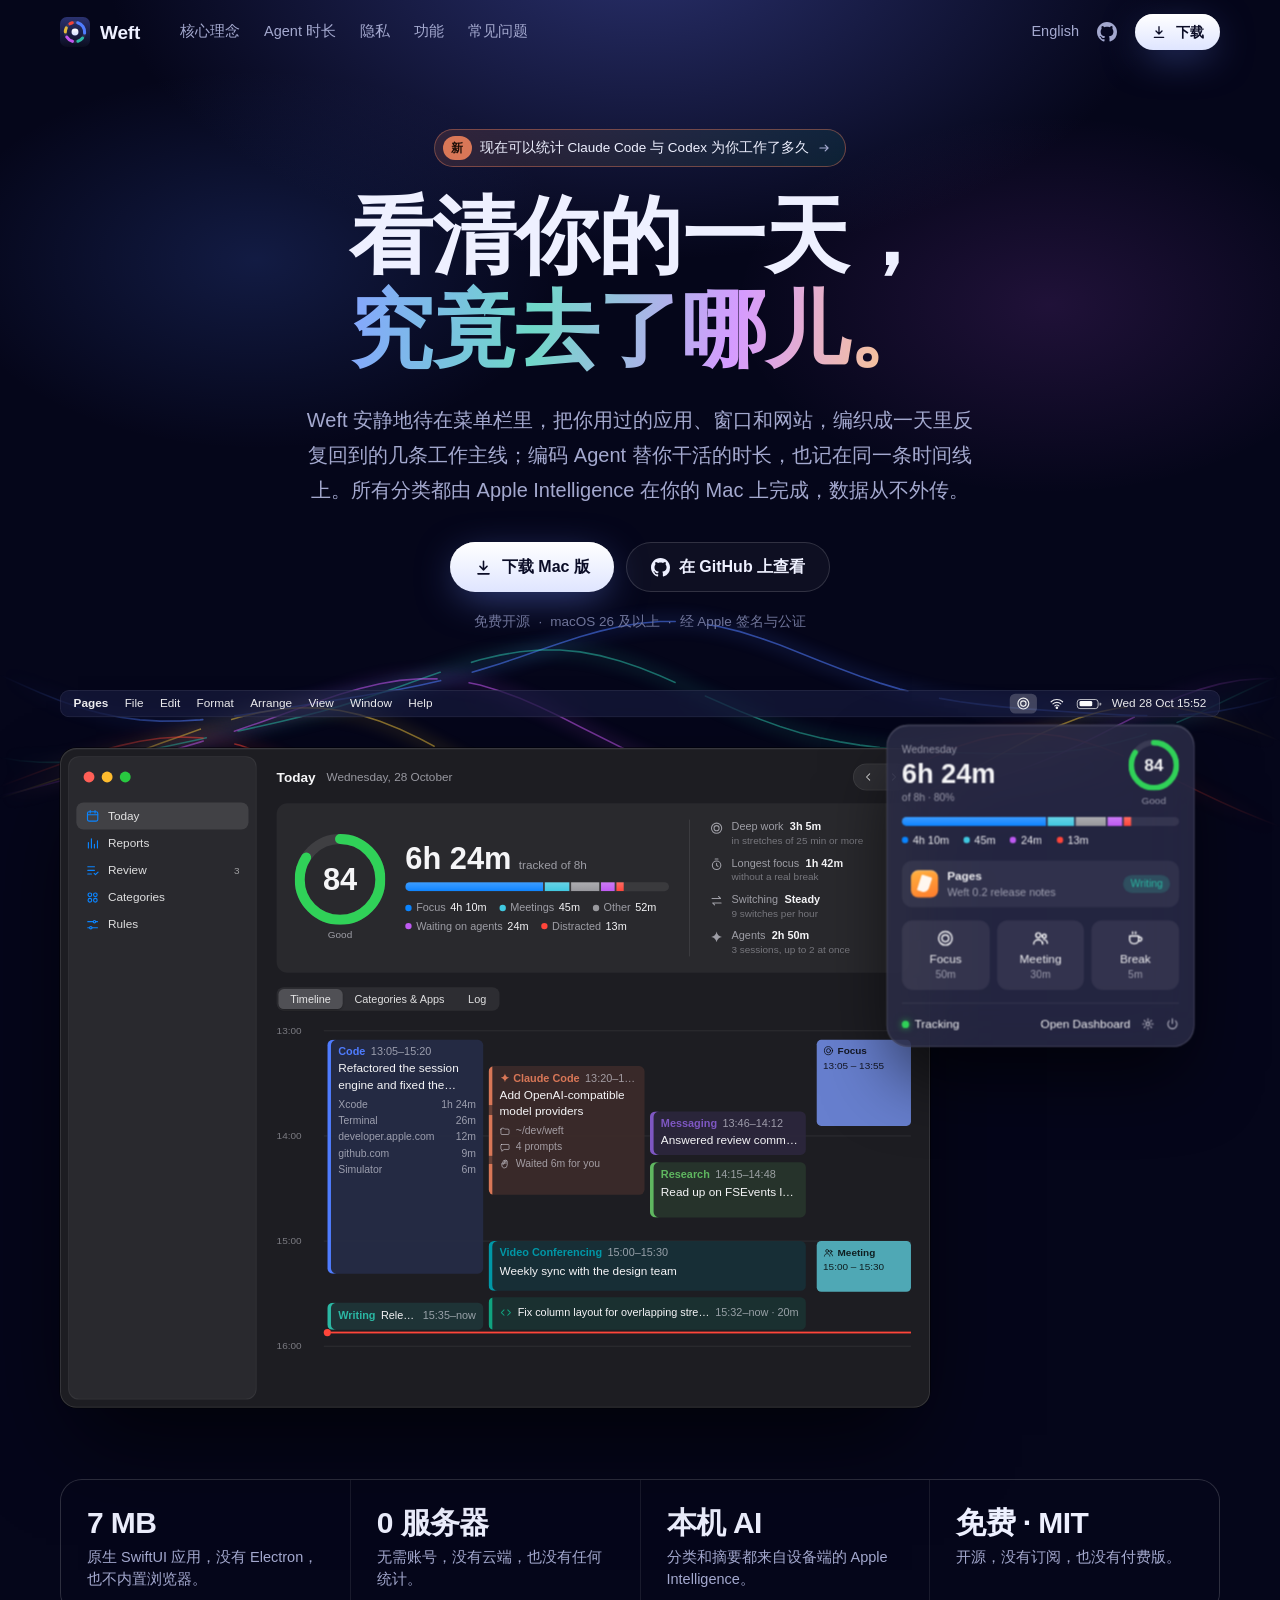
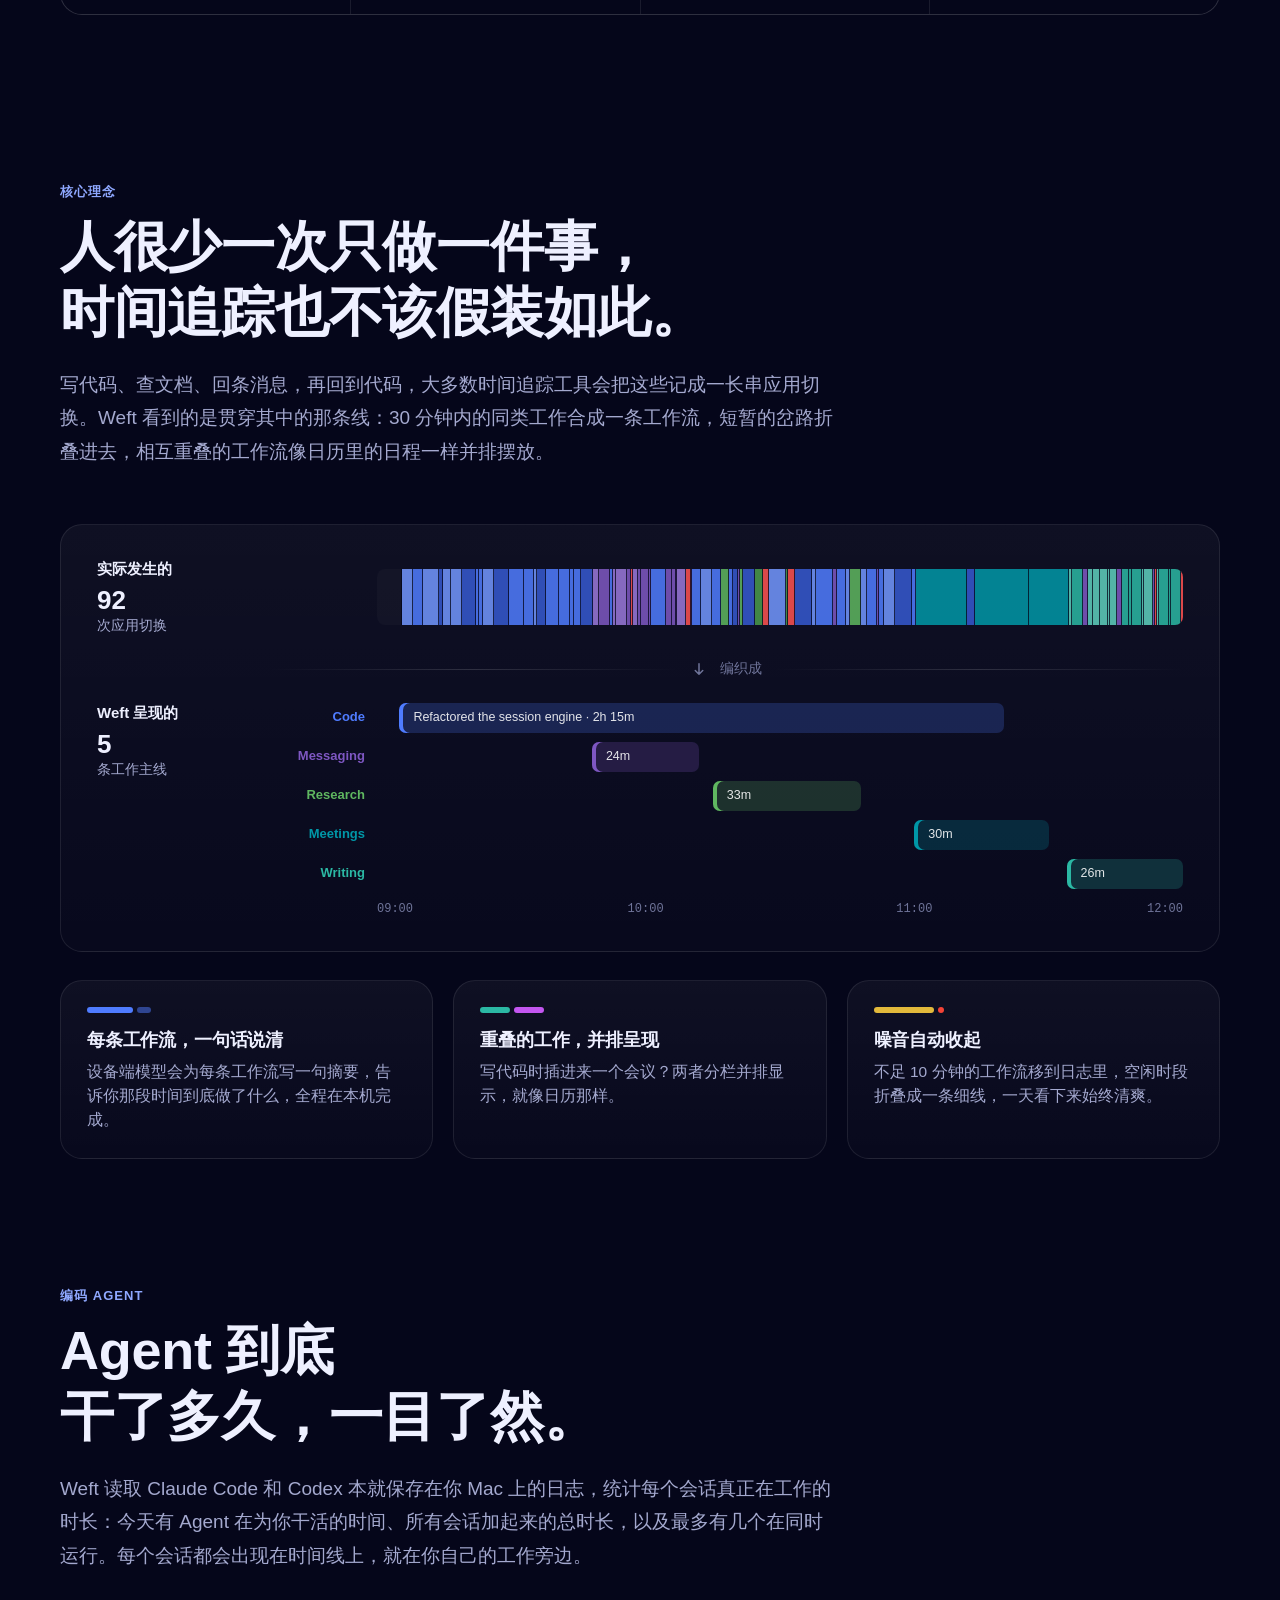
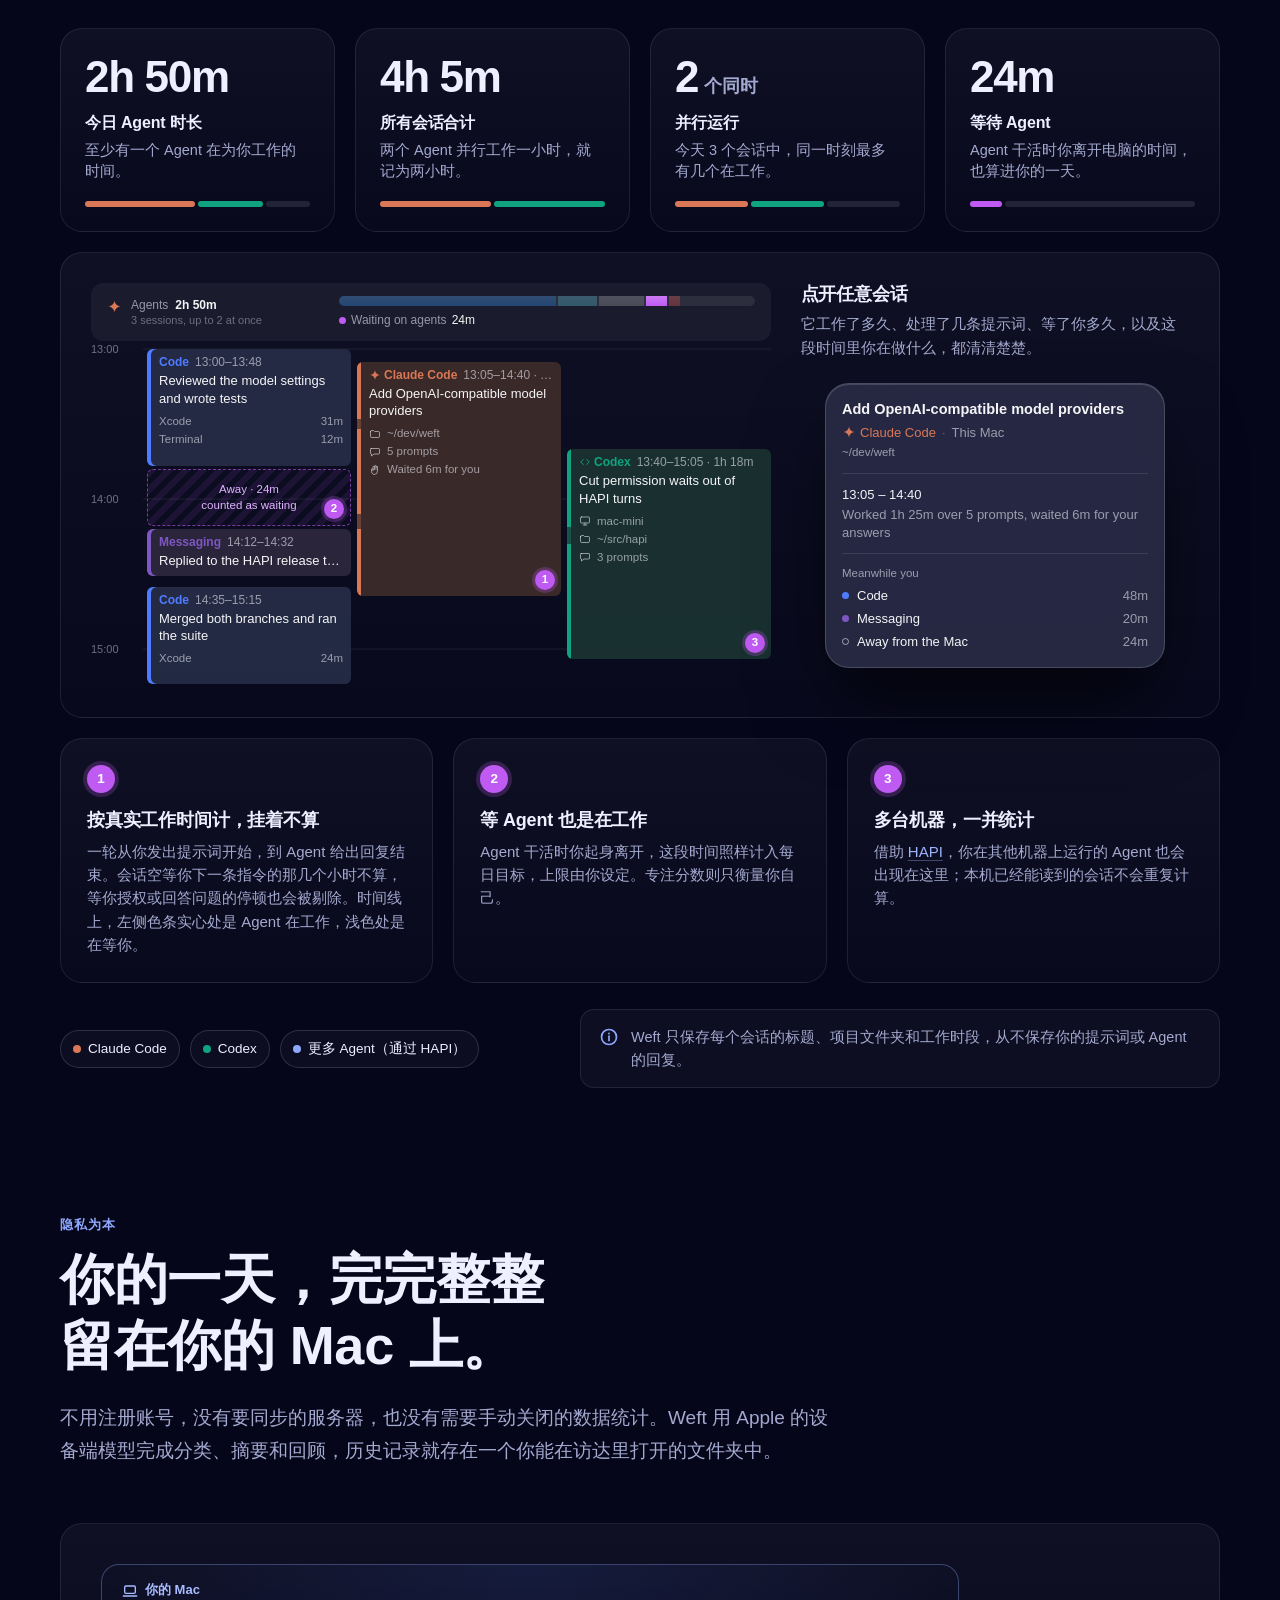
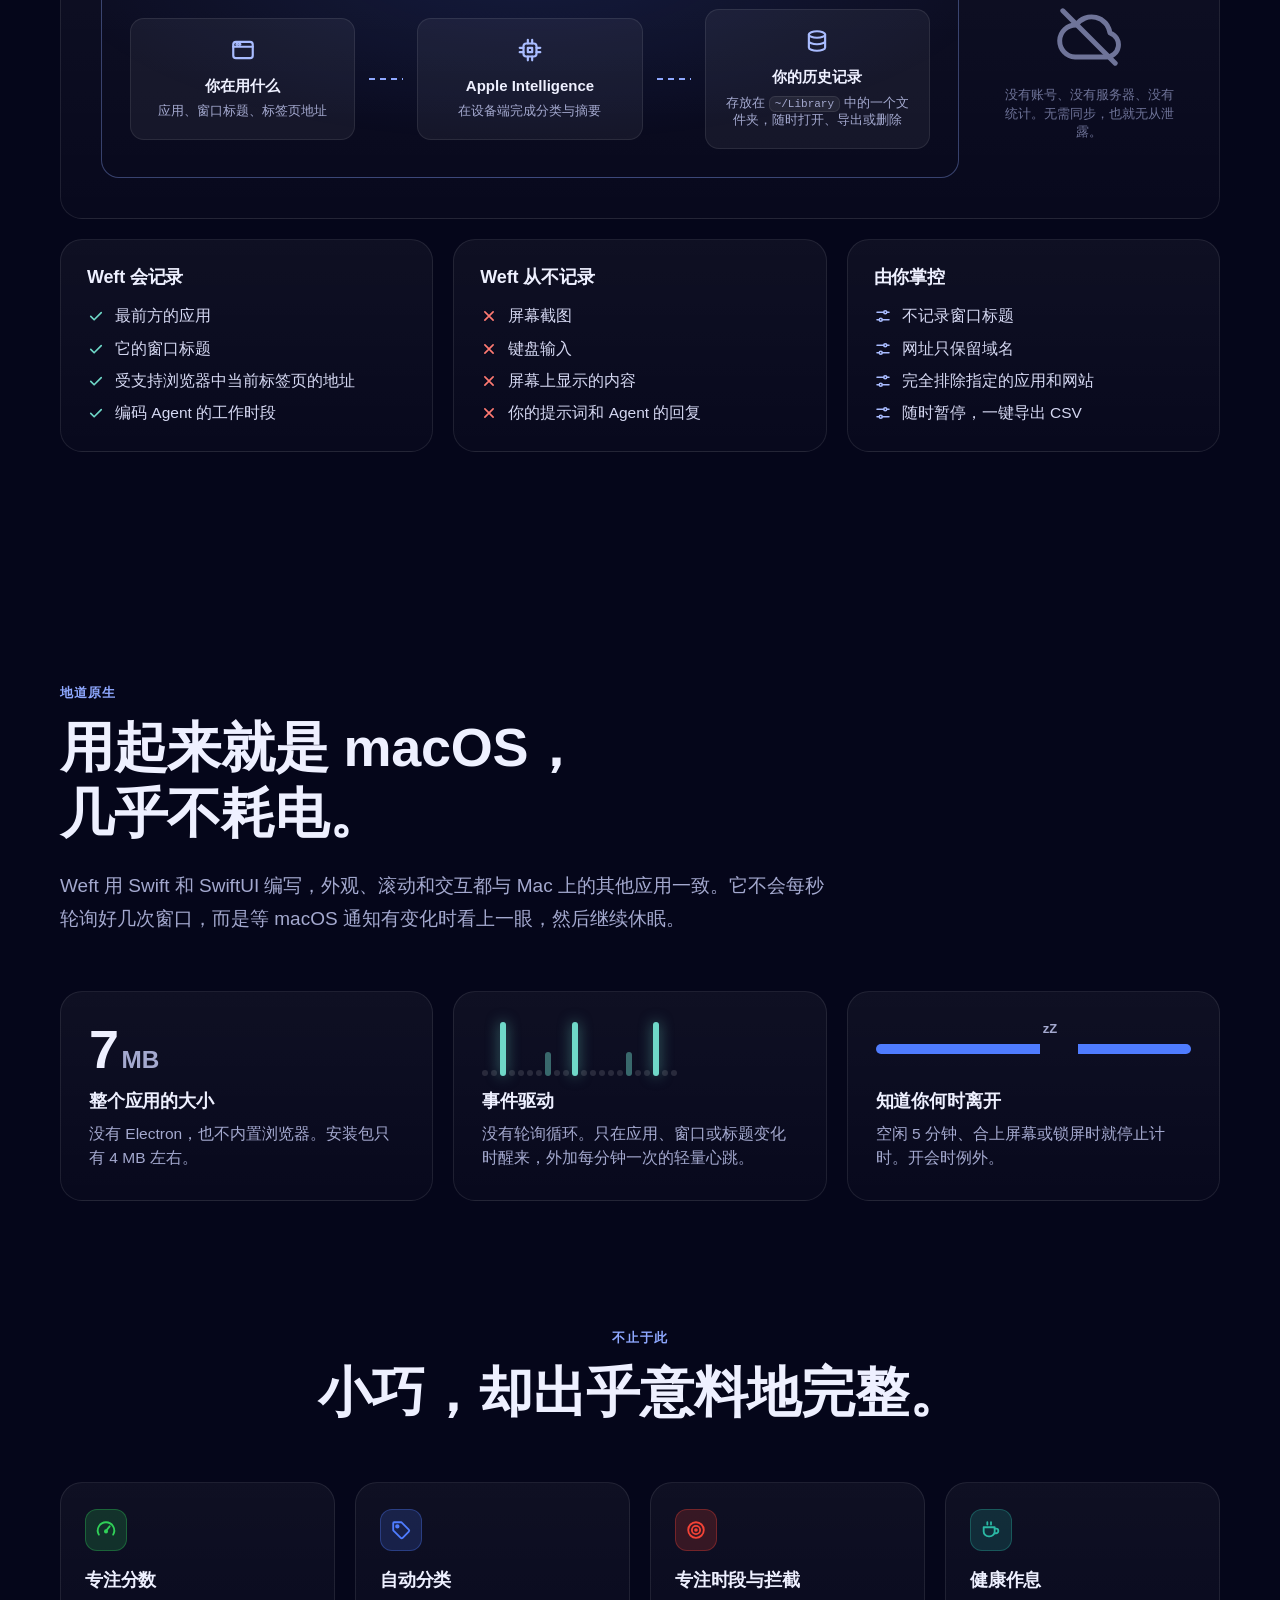
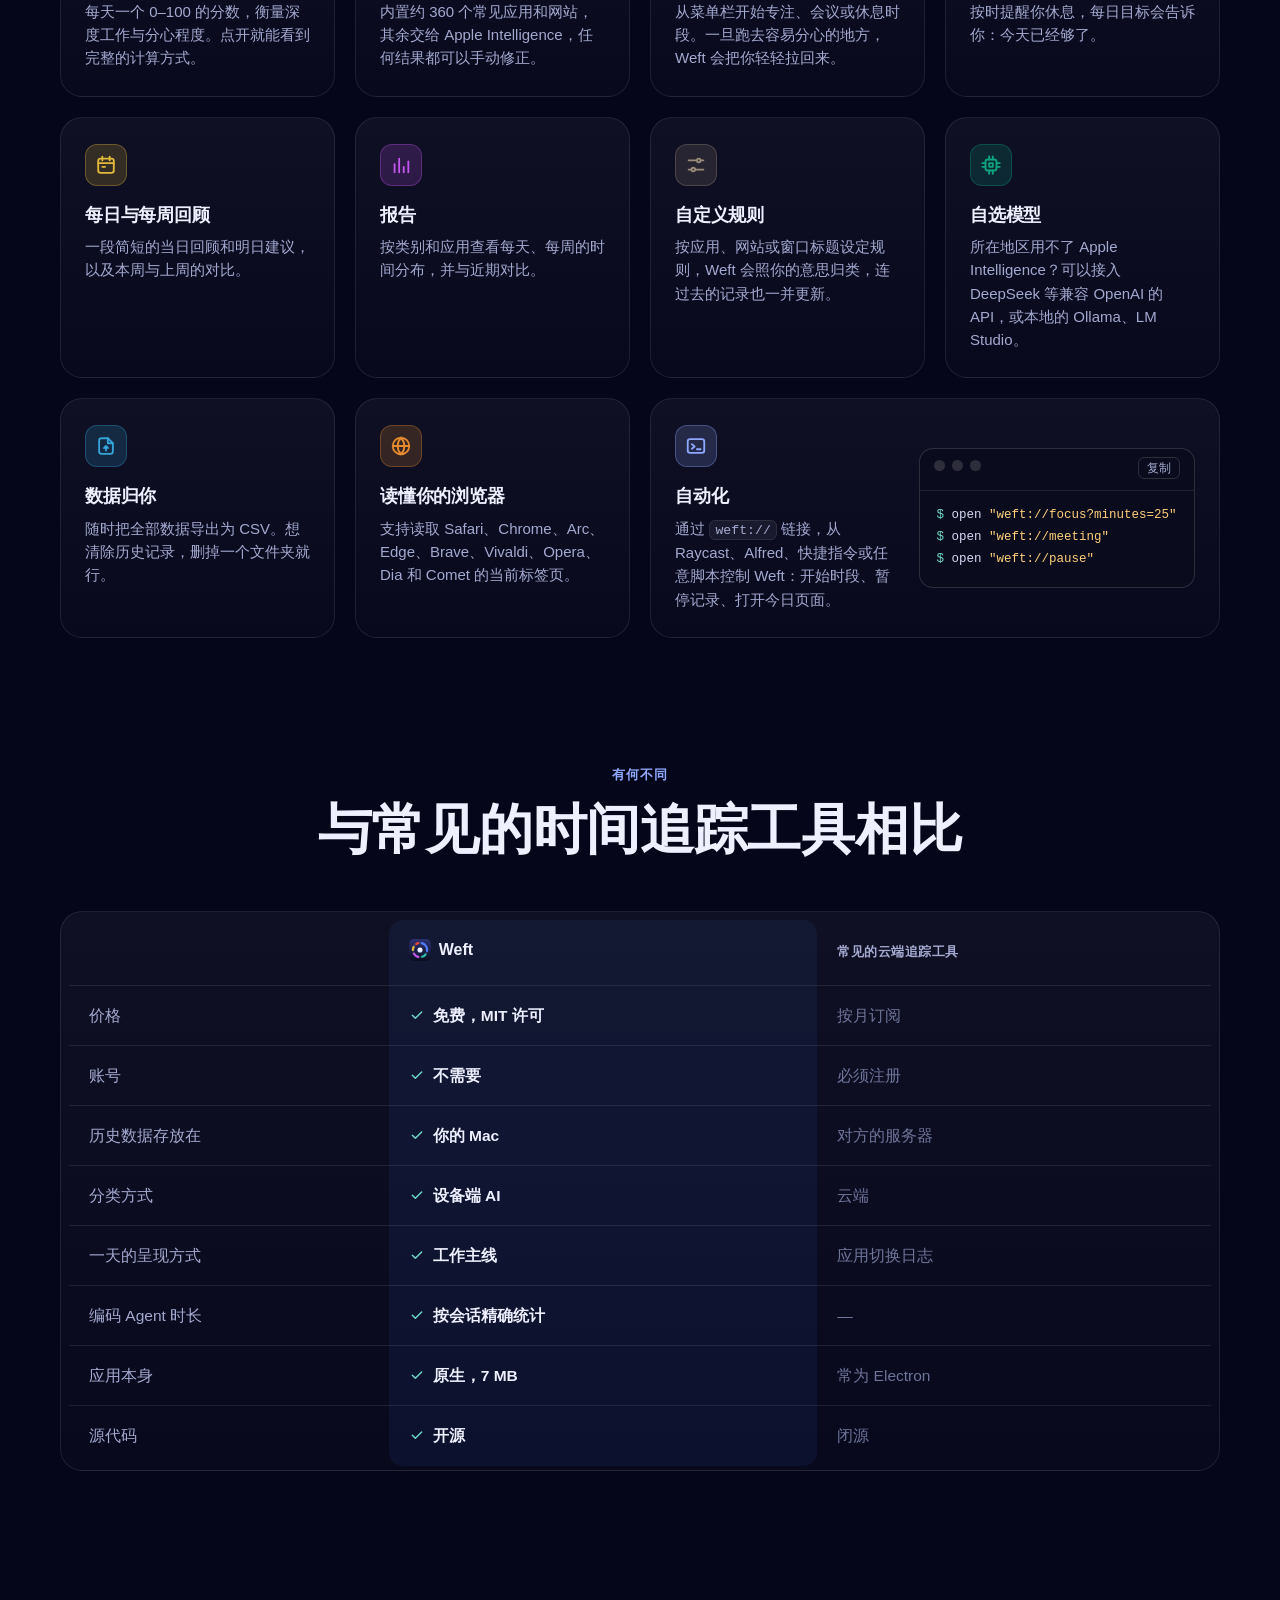
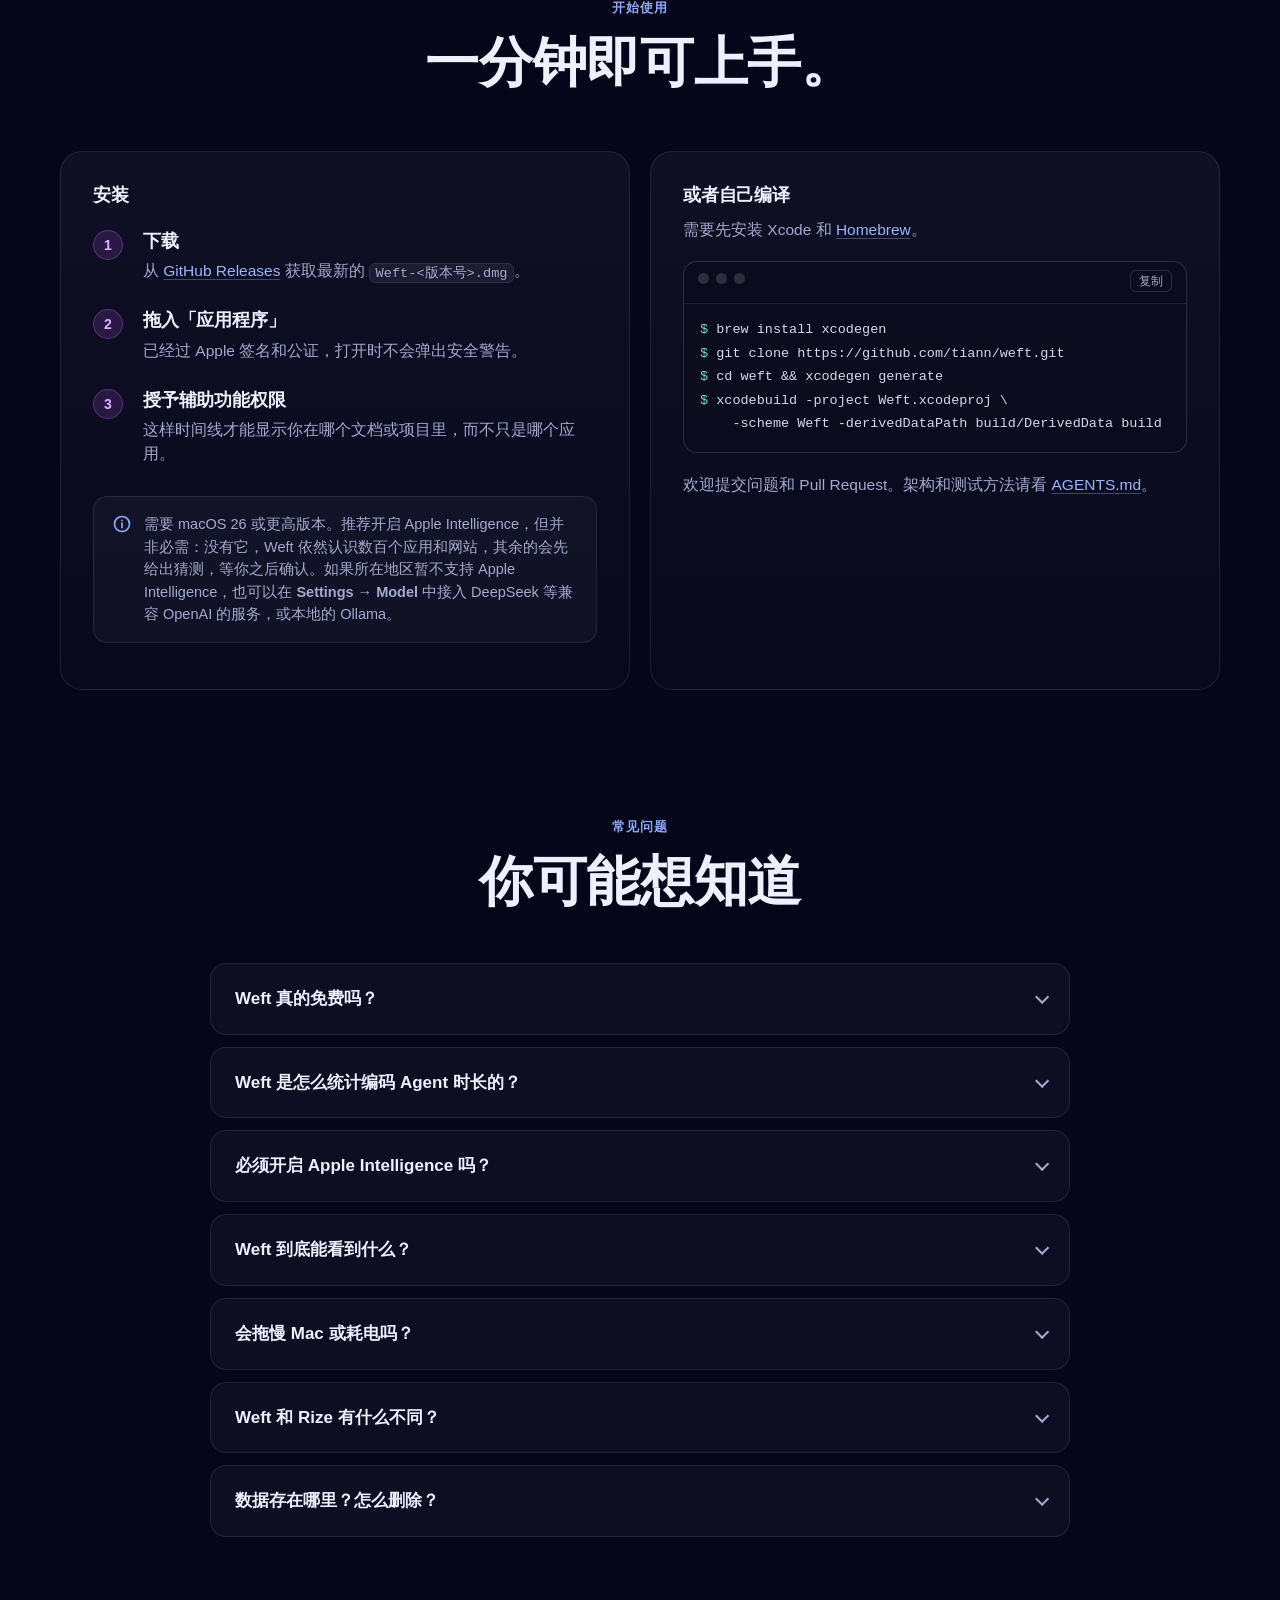
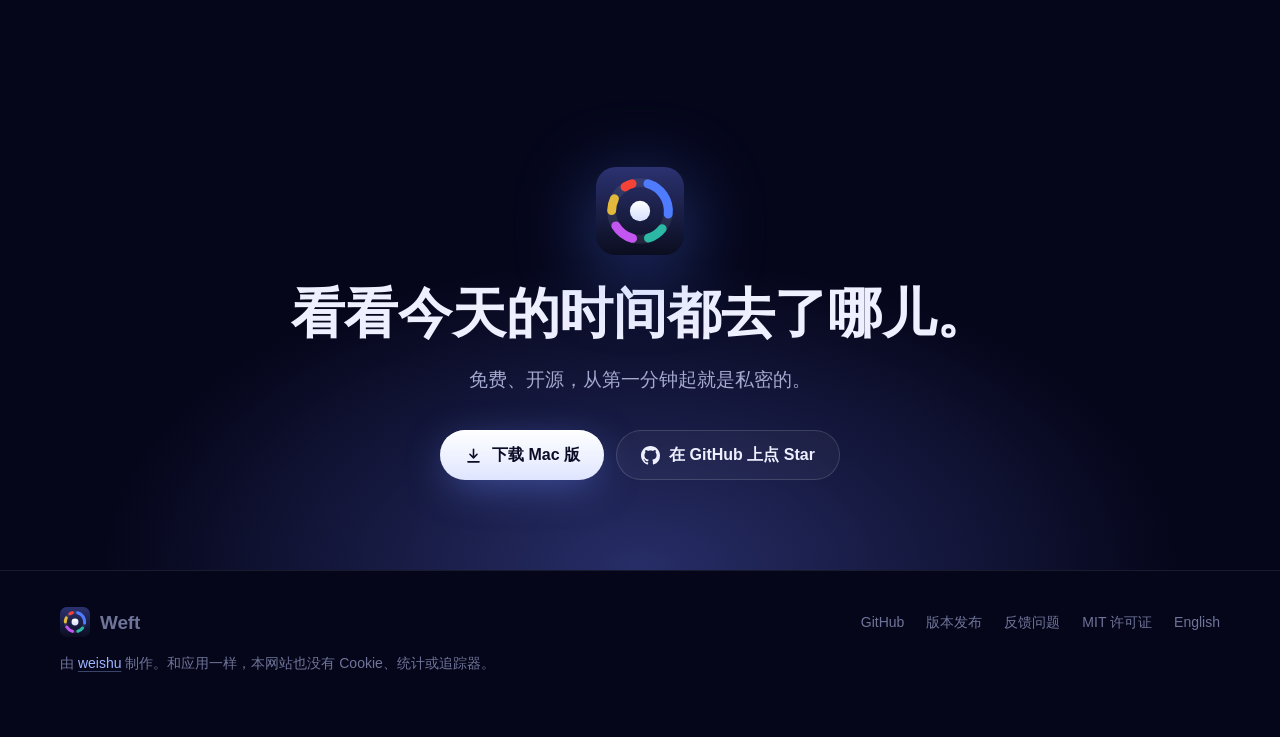
<file: site/zh/index.html>
<!doctype html>
<html lang="zh-Hans">
<head>
  <meta charset="utf-8">
  <meta name="viewport" content="width=device-width, initial-scale=1">
  <title>Weft：看清你的一天，究竟去了哪儿</title>
  <meta name="description" content="Weft 是一款免费、开源的 Mac 菜单栏时间追踪工具。它把你用过的应用、窗口和网站编织成一条条工作主线，统计编码 Agent 为你工作的时长，所有数据都只留在你的 Mac 上。">
  <meta name="theme-color" content="#05061a">
  <link rel="icon" href="../assets/icon.svg" type="image/svg+xml">
  <link rel="apple-touch-icon" href="../assets/icon-180.png">
  <link rel="alternate" hreflang="en" href="https://weftapp.org/">
  <link rel="alternate" hreflang="zh-Hans" href="https://weftapp.org/zh/">
  <link rel="alternate" hreflang="x-default" href="https://weftapp.org/">
  <meta property="og:type" content="website">
  <meta property="og:title" content="Weft：看清你的一天，究竟去了哪儿">
  <meta property="og:description" content="免费开源的 macOS 时间追踪工具。用工作主线代替应用切换日志，编码 Agent 的工作时长也在同一条时间线上，数据从不离开你的 Mac。">
  <meta property="og:url" content="https://weftapp.org/zh/">
  <meta property="og:image" content="https://weftapp.org/assets/og.png">
  <meta property="og:locale" content="zh_CN">
  <meta name="twitter:card" content="summary_large_image">
  <link rel="stylesheet" href="../assets/style.css">
  <script>document.documentElement.classList.add('js')</script>
</head>
<body>
  <a class="skip" href="#main">跳到正文</a>

  <header class="nav">
    <div class="wrap nav-inner">
      <a class="brand" href="./"><img src="../assets/icon.svg" alt="" width="30" height="30">Weft</a>
      <nav class="nav-links" aria-label="页面导航">
        <a href="#threads">核心理念</a>
        <a href="#agents">Agent 时长</a>
        <a href="#privacy">隐私</a>
        <a href="#features">功能</a>
        <a href="#faq">常见问题</a>
      </nav>
      <div class="nav-right">
        <a class="nav-lang" href="../" hreflang="en" lang="en">English</a>
        <a class="nav-gh" href="https://github.com/tiann/weft" aria-label="Weft 的 GitHub 仓库"><svg class="i"><use href="../assets/icons.svg#github"/></svg></a>
        <a class="btn btn-primary btn-small" href="https://github.com/tiann/weft/releases/latest"><svg class="i"><use href="../assets/icons.svg#download"/></svg>下载</a>
      </div>
    </div>
  </header>

  <main id="main">
    <section class="hero">
      <svg class="hero-threads" data-hero-threads viewBox="0 0 1600 420" preserveAspectRatio="none" aria-hidden="true"></svg>
      <div class="wrap hero-copy">
        <a class="eyebrow news" href="#agents"><span class="tag">新</span>现在可以统计 Claude Code 与 Codex 为你工作了多久<svg class="i"><use href="../assets/icons.svg#arrow"/></svg></a>
        <h1>看清你的一天，<br><span class="woven">究竟去了哪儿。</span></h1>
        <p class="lede">Weft 安静地待在菜单栏里，把你用过的应用、窗口和网站，编织成一天里反复回到的几条工作主线；编码 Agent 替你干活的时长，也记在同一条时间线上。所有分类都由 Apple Intelligence 在你的 Mac 上完成，数据从不外传。</p>
        <div class="cta">
          <a class="btn btn-primary" href="https://github.com/tiann/weft/releases/latest"><svg class="i"><use href="../assets/icons.svg#download"/></svg>下载 Mac 版</a>
          <a class="btn btn-ghost" href="https://github.com/tiann/weft"><svg class="i"><use href="../assets/icons.svg#github"/></svg>在 GitHub 上查看</a>
        </div>
        <p class="fine"><span>免费开源</span><span>macOS 26 及以上</span><span>经 Apple 签名与公证</span></p>
      </div>
      <div class="wrap hero-stage">
        <div data-mock="hero" role="img" aria-label="Weft 的 Today 页面：专注分数 84，已记录 6 小时 24 分钟，时间线上是相互重叠的工作流和编码 Agent 会话；旁边是菜单栏弹出面板。"></div>
      </div>
      <div class="wrap">
        <div class="pillars reveal">
          <div class="pillar"><b>7 MB</b><span>原生 SwiftUI 应用，没有 Electron，也不内置浏览器。</span></div>
          <div class="pillar"><b>0 服务器</b><span>无需账号，没有云端，也没有任何统计。</span></div>
          <div class="pillar"><b>本机 AI</b><span>分类和摘要都来自设备端的 Apple Intelligence。</span></div>
          <div class="pillar"><b>免费 · MIT</b><span>开源，没有订阅，也没有付费版。</span></div>
        </div>
      </div>
    </section>

    <section class="section" id="threads">
      <div class="wrap">
        <div class="section-head reveal">
          <div class="kicker">核心理念</div>
          <h2>人很少一次只做一件事，<wbr>时间追踪<wbr>也不该假装如此。</h2>
          <p>写代码、查文档、回条消息，再回到代码，大多数时间追踪工具会把这些记成一长串应用切换。Weft 看到的是贯穿其中的那条线：30 分钟内的同类工作合成一条工作流，短暂的岔路折叠进去，相互重叠的工作流像日历里的日程一样并排摆放。</p>
        </div>

        <div class="card weave reveal" data-weave>
          <div class="weave-grid">
            <div class="weave-label"><strong>实际发生的</strong><b data-switches>70</b>次应用切换</div>
            <div class="weave-lane"><span class="weave-name"></span><div class="weave-track weave-barcode" data-barcode></div></div>
            <div class="weave-arrow"><svg class="i"><use href="../assets/icons.svg#arrow-down"/></svg>编织成</div>
            <div class="weave-label"><strong>Weft 呈现的</strong><b>5</b>条工作主线</div>
            <div class="weave-threads" data-threads></div>
            <div class="weave-lane weave-axis-lane"><span></span><div class="weave-axis"><span style="left:0">09:00</span><span style="left:33.33%">10:00</span><span style="left:66.67%">11:00</span><span style="left:100%">12:00</span></div></div>
          </div>
        </div>

        <div class="points">
          <div class="card point reveal"><div class="swatch"><i style="--c:var(--code);width:46px"></i><i style="--c:var(--code);width:14px;opacity:.5"></i></div><h3>每条工作流，一句话说清</h3><p>设备端模型会为每条工作流写一句摘要，告诉你那段时间到底做了什么，全程在本机完成。</p></div>
          <div class="card point reveal"><div class="swatch"><i style="--c:var(--writing);width:30px"></i><i style="--c:var(--design);width:30px"></i></div><h3>重叠的工作，并排呈现</h3><p>写代码时插进来一个会议？两者分栏并排显示，就像日历那样。</p></div>
          <div class="card point reveal"><div class="swatch"><i style="--c:var(--productivity);width:60px"></i><i style="--c:var(--entertainment);width:6px"></i></div><h3>噪音自动收起</h3><p>不足 10 分钟的工作流移到日志里，空闲时段折叠成一条细线，一天看下来始终清爽。</p></div>
        </div>
      </div>
    </section>

    <section class="section" id="agents">
      <div class="wrap">
        <div class="section-head reveal">
          <div class="kicker">编码 Agent</div>
          <h2>Agent 到底<wbr>干了多久，<wbr>一目了然。</h2>
          <p>Weft 读取 Claude Code 和 Codex 本就保存在你 Mac 上的日志，统计每个会话真正在工作的时长：今天有 Agent 在为你干活的时间、所有会话加起来的总时长，以及最多有几个在同时运行。每个会话都会出现在时间线上，就在你自己的工作旁边。</p>
        </div>

        <div class="agent-stats">
          <div class="card stat reveal"><b>2h 50m</b><h3>今日 Agent 时长</h3><p>至少有一个 Agent 在为你工作的时间。</p><div class="bar"><i style="--c:var(--claude);flex:5"></i><i style="--c:var(--codex);flex:3"></i><i style="--c:rgba(255,255,255,.1);flex:2"></i></div></div>
          <div class="card stat reveal"><b>4h 5m</b><h3>所有会话合计</h3><p>两个 Agent 并行工作一小时，就记为两小时。</p><div class="bar"><i style="--c:var(--claude);flex:1"></i><i style="--c:var(--codex);flex:1"></i></div></div>
          <div class="card stat reveal"><b>2<small>个同时</small></b><h3>并行运行</h3><p>今天 3 个会话中，同一时刻最多有几个在工作。</p><div class="bar"><i style="--c:var(--claude);flex:1"></i><i style="--c:var(--codex);flex:1"></i><i style="--c:rgba(255,255,255,.1);flex:1"></i></div></div>
          <div class="card stat reveal"><b>24m</b><h3>等待 Agent</h3><p>Agent 干活时你离开电脑的时间，也算进你的一天。</p><div class="bar"><i style="--c:var(--waiting);flex:1"></i><i style="--c:rgba(255,255,255,.1);flex:6"></i></div></div>
        </div>

        <div class="card agent-visual agents-card reveal">
          <div data-mock="agents" role="img" aria-label="时间线上，一个 Claude Code 会话和另一台 Mac 上的 Codex 会话，与用户自己的 Code、Messaging 工作流并排运行；一个虚线框标出离开的 24 分钟，计为等待 Agent。"></div>
          <div class="agent-detail">
            <div class="agent-detail-caption"><h3>点开任意会话</h3><p>它工作了多久、处理了几条提示词、等了你多久，以及这段时间里你在做什么，都清清楚楚。</p></div>
            <div data-mock="agentDetail" role="img" aria-label="会话详情：Claude Code 在 5 条提示词中工作了 1 小时 25 分钟，等待用户回复 6 分钟。同一时段用户在 Code 上用了 48 分钟、Messaging 20 分钟，离开 24 分钟。"></div>
          </div>
        </div>

        <ol class="agent-points">
          <li class="card reveal"><span class="n">1</span><h3>按真实工作时间计，挂着不算</h3><p>一轮从你发出提示词开始，到 Agent 给出回复结束。会话空等你下一条指令的那几个小时不算，等你授权或回答问题的停顿也会被剔除。时间线上，左侧色条实心处是 Agent 在工作，浅色处是在等你。</p></li>
          <li class="card reveal"><span class="n">2</span><h3>等 Agent 也是在工作</h3><p>Agent 干活时你起身离开，这段时间照样计入每日目标，上限由你设定。专注分数则只衡量你自己。</p></li>
          <li class="card reveal"><span class="n">3</span><h3>多台机器，一并统计</h3><p>借助 <a href="https://github.com/tiann/hapi">HAPI</a>，你在其他机器上运行的 Agent 也会出现在这里；本机已经能读到的会话不会重复计算。</p></li>
        </ol>

        <div class="agent-foot reveal">
          <div class="agent-logos">
            <span style="--c:var(--claude)"><i></i>Claude Code</span>
            <span style="--c:var(--codex)"><i></i>Codex</span>
            <span style="--c:#8fa8ff"><i></i>更多 Agent（通过 HAPI）</span>
          </div>
          <p class="note"><svg class="i"><use href="../assets/icons.svg#info"/></svg><span>Weft 只保存每个会话的标题、项目文件夹和工作时段，从不保存你的提示词或 Agent 的回复。</span></p>
        </div>
      </div>
    </section>

    <section class="section" id="privacy">
      <div class="wrap">
        <div class="section-head reveal">
          <div class="kicker">隐私为本</div>
          <h2>你的一天，<wbr>完完整整<wbr>留在你的 Mac 上。</h2>
          <p>不用注册账号，没有要同步的服务器，也没有需要手动关闭的数据统计。Weft 用 Apple 的设备端模型完成分类、摘要和回顾，历史记录就存在一个你能在访达里打开的文件夹中。</p>
        </div>

        <div class="card privacy-flow reveal">
          <div class="mac">
            <div class="mac-label"><svg class="i"><use href="../assets/icons.svg#laptop"/></svg>你的 Mac</div>
            <div class="flow">
              <div class="flow-node"><svg class="i"><use href="../assets/icons.svg#window"/></svg><b>你在用什么</b><span>应用、窗口标题、标签页地址</span></div>
              <div class="flow-link"></div>
              <div class="flow-node"><svg class="i"><use href="../assets/icons.svg#chip"/></svg><b>Apple Intelligence</b><span>在设备端完成分类与摘要</span></div>
              <div class="flow-link"></div>
              <div class="flow-node"><svg class="i"><use href="../assets/icons.svg#database"/></svg><b>你的历史记录</b><span>存放在 <code>~/Library</code> 中的一个文件夹，随时打开、导出或删除</span></div>
            </div>
          </div>
          <div class="cloud"><svg class="i"><use href="../assets/icons.svg#cloud-off"/></svg><span>没有账号、没有服务器、没有统计。无需同步，也就无从泄露。</span></div>
        </div>

        <div class="lists">
          <div class="card list yes reveal"><h3>Weft 会记录</h3><ul>
            <li><svg class="i"><use href="../assets/icons.svg#check"/></svg>最前方的应用</li>
            <li><svg class="i"><use href="../assets/icons.svg#check"/></svg>它的窗口标题</li>
            <li><svg class="i"><use href="../assets/icons.svg#check"/></svg>受支持浏览器中当前标签页的地址</li>
            <li><svg class="i"><use href="../assets/icons.svg#check"/></svg>编码 Agent 的工作时段</li>
          </ul></div>
          <div class="card list no reveal"><h3>Weft 从不记录</h3><ul>
            <li><svg class="i"><use href="../assets/icons.svg#x"/></svg>屏幕截图</li>
            <li><svg class="i"><use href="../assets/icons.svg#x"/></svg>键盘输入</li>
            <li><svg class="i"><use href="../assets/icons.svg#x"/></svg>屏幕上显示的内容</li>
            <li><svg class="i"><use href="../assets/icons.svg#x"/></svg>你的提示词和 Agent 的回复</li>
          </ul></div>
          <div class="card list you reveal"><h3>由你掌控</h3><ul>
            <li><svg class="i"><use href="../assets/icons.svg#sliders"/></svg>不记录窗口标题</li>
            <li><svg class="i"><use href="../assets/icons.svg#sliders"/></svg>网址只保留域名</li>
            <li><svg class="i"><use href="../assets/icons.svg#sliders"/></svg>完全排除指定的应用和网站</li>
            <li><svg class="i"><use href="../assets/icons.svg#sliders"/></svg>随时暂停，一键导出 CSV</li>
          </ul></div>
        </div>
        <p class="aside reveal">想换个模型？可以在 <b>Settings → Model</b> 中接入任意兼容 OpenAI 的 API，比如 DeepSeek、OpenRouter 或 OpenAI。远程模型只会收到需要它分类的应用、网站和窗口标题，以及用于生成回顾的每日汇总；接入 Ollama 或 LM Studio 的话，连这些也不会离开你的 Mac。</p>
      </div>
    </section>

    <section class="section" id="native">
      <div class="wrap">
        <div class="section-head reveal">
          <div class="kicker">地道原生</div>
          <h2>用起来就是 macOS，<wbr>几乎不耗电。</h2>
          <p>Weft 用 Swift 和 SwiftUI 编写，外观、滚动和交互都与 Mac 上的其他应用一致。它不会每秒轮询好几次窗口，而是等 macOS 通知有变化时看上一眼，然后继续休眠。</p>
        </div>
        <div class="tiles">
          <div class="card tile reveal"><div class="big">7<small>MB</small></div><h3>整个应用的大小</h3><p>没有 Electron，也不内置浏览器。安装包只有 4 MB 左右。</p></div>
          <div class="card tile reveal">
            <div class="pulse" aria-hidden="true"><i></i><i></i><i class="hit"></i><i></i><i></i><i></i><i></i><i class="beat"></i><i></i><i></i><i class="hit"></i><i></i><i></i><i></i><i></i><i></i><i class="beat"></i><i></i><i></i><i class="hit"></i><i></i><i></i></div>
            <h3>事件驱动</h3><p>没有轮询循环。只在应用、窗口或标题变化时醒来，外加每分钟一次的轻量心跳。</p></div>
          <div class="card tile reveal">
            <div class="idle" aria-hidden="true"><span></span></div>
            <h3>知道你何时离开</h3><p>空闲 5 分钟、合上屏幕或锁屏时就停止计时。开会时例外。</p></div>
        </div>
      </div>
    </section>

    <section class="section" id="features">
      <div class="wrap">
        <div class="section-head center reveal">
          <div class="kicker">不止于此</div>
          <h2>小巧，<wbr>却出乎意料<wbr>地完整。</h2>
        </div>
        <div class="features">
          <div class="card feature reveal" style="--c:#30d158"><div class="ico"><svg class="i"><use href="../assets/icons.svg#gauge"/></svg></div><h3>专注分数</h3><p>每天一个 0–100 的分数，衡量深度工作与分心程度。点开就能看到完整的计算方式。</p></div>
          <div class="card feature reveal" style="--c:#4f7cff"><div class="ico"><svg class="i"><use href="../assets/icons.svg#tag"/></svg></div><h3>自动分类</h3><p>内置约 360 个常见应用和网站，其余交给 Apple Intelligence，任何结果都可以手动修正。</p></div>
          <div class="card feature reveal" style="--c:#f44336"><div class="ico"><svg class="i"><use href="../assets/icons.svg#target"/></svg></div><h3>专注时段与拦截</h3><p>从菜单栏开始专注、会议或休息时段。一旦跑去容易分心的地方，Weft 会把你轻轻拉回来。</p></div>
          <div class="card feature reveal" style="--c:#2bb8a4"><div class="ico"><svg class="i"><use href="../assets/icons.svg#cup"/></svg></div><h3>健康作息</h3><p>按时提醒你休息，每日目标会告诉你：今天已经够了。</p></div>
          <div class="card feature reveal" style="--c:#e2b93b"><div class="ico"><svg class="i"><use href="../assets/icons.svg#calendar"/></svg></div><h3>每日与每周回顾</h3><p>一段简短的当日回顾和明日建议，以及本周与上周的对比。</p></div>
          <div class="card feature reveal" style="--c:#c356f0"><div class="ico"><svg class="i"><use href="../assets/icons.svg#chart"/></svg></div><h3>报告</h3><p>按类别和应用查看每天、每周的时间分布，并与近期对比。</p></div>
          <div class="card feature reveal" style="--c:#9a8c7a"><div class="ico"><svg class="i"><use href="../assets/icons.svg#sliders"/></svg></div><h3>自定义规则</h3><p>按应用、网站或窗口标题设定规则，Weft 会照你的意思归类，连过去的记录也一并更新。</p></div>
          <div class="card feature reveal" style="--c:#10a37f"><div class="ico"><svg class="i"><use href="../assets/icons.svg#chip"/></svg></div><h3>自选模型</h3><p>所在地区用不了 Apple Intelligence？可以接入 DeepSeek 等兼容 OpenAI 的 API，或本地的 Ollama、LM Studio。</p></div>
          <div class="card feature reveal" style="--c:#36a3d9"><div class="ico"><svg class="i"><use href="../assets/icons.svg#export"/></svg></div><h3>数据归你</h3><p>随时把全部数据导出为 CSV。想清除历史记录，删掉一个文件夹就行。</p></div>
          <div class="card feature reveal" style="--c:#e58a2e"><div class="ico"><svg class="i"><use href="../assets/icons.svg#globe"/></svg></div><h3>读懂你的浏览器</h3><p>支持读取 Safari、Chrome、Arc、Edge、Brave、Vivaldi、Opera、Dia 和 Comet 的当前标签页。</p></div>
          <div class="card feature wide reveal" style="--c:#8fa8ff">
            <div><div class="ico"><svg class="i"><use href="../assets/icons.svg#terminal"/></svg></div><h3>自动化</h3><p>通过 <code>weft://</code> 链接，从 Raycast、Alfred、快捷指令或任意脚本控制 Weft：开始时段、暂停记录、打开今日页面。</p></div>
            <div class="terminal">
              <div class="terminal-bar"><i></i><i></i><i></i><button class="copy" type="button" data-copy='open "weft://focus?minutes=25"'><span class="idle-label">复制</span><span class="done">已复制</span></button></div>
              <pre><span class="p">$ </span>open <span class="s">"weft://focus?minutes=25"</span>
<span class="p">$ </span>open <span class="s">"weft://meeting"</span>
<span class="p">$ </span>open <span class="s">"weft://pause"</span></pre>
            </div>
          </div>
        </div>
      </div>
    </section>

    <section class="section" id="compare">
      <div class="wrap">
        <div class="section-head center reveal">
          <div class="kicker">有何不同</div>
          <h2>与常见的<wbr>时间追踪工具<wbr>相比</h2>
        </div>
        <div class="card compare reveal">
          <table>
            <thead><tr><th scope="col"><span class="sr">项目</span></th><th scope="col" class="weft"><span><img src="../assets/icon.svg" alt="">Weft</span></th><th scope="col">常见的云端追踪工具</th></tr></thead>
            <tbody>
              <tr><th scope="row">价格</th><td class="weft"><svg class="i"><use href="../assets/icons.svg#check"/></svg>免费，MIT 许可</td><td class="them">按月订阅</td></tr>
              <tr><th scope="row">账号</th><td class="weft"><svg class="i"><use href="../assets/icons.svg#check"/></svg>不需要</td><td class="them">必须注册</td></tr>
              <tr><th scope="row">历史数据存放在</th><td class="weft"><svg class="i"><use href="../assets/icons.svg#check"/></svg>你的 Mac</td><td class="them">对方的服务器</td></tr>
              <tr><th scope="row">分类方式</th><td class="weft"><svg class="i"><use href="../assets/icons.svg#check"/></svg>设备端 AI</td><td class="them">云端</td></tr>
              <tr><th scope="row">一天的呈现方式</th><td class="weft"><svg class="i"><use href="../assets/icons.svg#check"/></svg>工作主线</td><td class="them">应用切换日志</td></tr>
              <tr><th scope="row">编码 Agent 时长</th><td class="weft"><svg class="i"><use href="../assets/icons.svg#check"/></svg>按会话精确统计</td><td class="them">—</td></tr>
              <tr><th scope="row">应用本身</th><td class="weft"><svg class="i"><use href="../assets/icons.svg#check"/></svg>原生，7 MB</td><td class="them">常为 Electron</td></tr>
              <tr><th scope="row">源代码</th><td class="weft"><svg class="i"><use href="../assets/icons.svg#check"/></svg>开源</td><td class="them">闭源</td></tr>
            </tbody>
          </table>
        </div>
      </div>
    </section>

    <section class="section" id="download">
      <div class="wrap">
        <div class="section-head center reveal">
          <div class="kicker">开始使用</div>
          <h2>一分钟即可上手。</h2>
        </div>
        <div class="start">
          <div class="card reveal">
            <h3>安装</h3>
            <ol class="steps">
              <li><span class="n">1</span><div><h3>下载</h3><p>从 <a href="https://github.com/tiann/weft/releases/latest">GitHub Releases</a> 获取最新的 <code>Weft-&lt;版本号&gt;.dmg</code>。</p></div></li>
              <li><span class="n">2</span><div><h3>拖入「应用程序」</h3><p>已经过 Apple 签名和公证，打开时不会弹出安全警告。</p></div></li>
              <li><span class="n">3</span><div><h3>授予辅助功能权限</h3><p>这样时间线才能显示你在哪个文档或项目里，而不只是哪个应用。</p></div></li>
            </ol>
            <p class="note"><svg class="i"><use href="../assets/icons.svg#info"/></svg><span>需要 macOS 26 或更高版本。推荐开启 Apple Intelligence，但并非必需：没有它，Weft 依然认识数百个应用和网站，其余的会先给出猜测，等你之后确认。如果所在地区暂不支持 Apple Intelligence，也可以在 <b>Settings → Model</b> 中接入 DeepSeek 等兼容 OpenAI 的服务，或本地的 Ollama。</span></p>
          </div>
          <div class="card build reveal">
            <h3>或者自己编译</h3>
            <p>需要先安装 Xcode 和 <a href="https://brew.sh">Homebrew</a>。</p>
            <div class="terminal" style="margin-top:18px">
              <div class="terminal-bar"><i></i><i></i><i></i><button class="copy" type="button" data-copy="brew install xcodegen
git clone https://github.com/tiann/weft.git
cd weft
xcodegen generate
xcodebuild -project Weft.xcodeproj -scheme Weft -derivedDataPath build/DerivedData build
open build/DerivedData/Build/Products/Debug/Weft.app"><span class="idle-label">复制</span><span class="done">已复制</span></button></div>
              <pre><span class="p">$ </span>brew install xcodegen
<span class="p">$ </span>git clone https://github.com/tiann/weft.git
<span class="p">$ </span>cd weft &amp;&amp; xcodegen generate
<span class="p">$ </span>xcodebuild -project Weft.xcodeproj \
    -scheme Weft -derivedDataPath build/DerivedData build</pre>
            </div>
            <p style="margin-top:18px">欢迎提交问题和 Pull Request。架构和测试方法请看 <a href="https://github.com/tiann/weft/blob/main/AGENTS.md">AGENTS.md</a>。</p>
          </div>
        </div>
      </div>
    </section>

    <section class="section" id="faq">
      <div class="wrap">
        <div class="section-head center reveal">
          <div class="kicker">常见问题</div>
          <h2>你可能想知道</h2>
        </div>
        <div class="faq">
          <details><summary>Weft 真的免费吗？</summary><div class="answer">是的。Weft 采用 MIT 许可证，没有订阅、没有付费版，也不需要账号。你可以阅读、修改并自行编译源代码。</div></details>
          <details><summary>Weft 是怎么统计编码 Agent 时长的？</summary><div class="answer">它读取 Claude Code 和 Codex 保存在你 Mac 上的日志（<code>~/.claude/projects</code> 和 <code>~/.codex/sessions</code>），按轮次计时：从你发出提示词到 Agent 给出回复，再减去它等你授权或回答的时间。会话在两次提示词之间空闲的时间不算。Today 页面会显示至少有一个 Agent 在工作的时长和所有会话的合计时长，时间线上的每个会话也会标出自己的工作时长。配合 HAPI 0.33 或更高版本，其他机器上的 Agent 也会一并统计。</div></details>
          <details><summary>必须开启 Apple Intelligence 吗？</summary><div class="answer">不必，但推荐开启。没有它，Weft 依然能识别内置的应用和网站以及你自己设定的规则，其余的会根据应用的 App Store 分类或网站名称来猜测。你也可以接入任何兼容 OpenAI 的 API，比如 DeepSeek，或本地运行的 Ollama、LM Studio。</div></details>
          <details><summary>Weft 到底能看到什么？</summary><div class="answer">最前方的应用、它的窗口标题，以及受支持浏览器中当前标签页的地址。它从不截屏、不记录键盘输入，也不读取屏幕内容。你可以关闭窗口标题记录、网址只保留域名，或完全排除某些应用和网站。</div></details>
          <details><summary>会拖慢 Mac 或耗电吗？</summary><div class="answer">它就是为此而设计的。Weft 是原生应用，没有轮询循环：只在 macOS 报告应用、窗口或标题变化时做出反应，其余时间每分钟才看一眼。</div></details>
          <details><summary>Weft 和 Rize 有什么不同？</summary><div class="answer">Weft 借鉴了 Rize，但出发点不同：人很少一次只做一件事，所以 Weft 不展示应用切换日志，而是展示你反复回到的那几条工作主线。此外，它免费、开源，并且完全在你的 Mac 上运行。</div></details>
          <details><summary>数据存在哪里？怎么删除？</summary><div class="answer">存放在 <code>~/Library/Application Support/Weft/</code>。可以在 <b>Settings → Data</b> 中导出为 CSV；想清除的话，退出 Weft 并删除这个文件夹即可。</div></details>
        </div>
      </div>
    </section>

    <section class="final">
      <div class="wrap reveal">
        <img src="../assets/icon.svg" alt="" width="88" height="88">
        <h2>看看今天的时间<wbr>都去了哪儿。</h2>
        <p>免费、开源，从第一分钟起就是私密的。</p>
        <div class="cta">
          <a class="btn btn-primary" href="https://github.com/tiann/weft/releases/latest"><svg class="i"><use href="../assets/icons.svg#download"/></svg>下载 Mac 版</a>
          <a class="btn btn-ghost" href="https://github.com/tiann/weft"><svg class="i"><use href="../assets/icons.svg#github"/></svg>在 GitHub 上点 Star</a>
        </div>
      </div>
    </section>
  </main>

  <footer class="site">
    <div class="wrap">
      <div class="footer-inner">
        <a class="brand" href="./"><img src="../assets/icon.svg" alt="" width="30" height="30">Weft</a>
        <nav class="footer-links" aria-label="链接">
          <a href="https://github.com/tiann/weft">GitHub</a>
          <a href="https://github.com/tiann/weft/releases">版本发布</a>
          <a href="https://github.com/tiann/weft/issues">反馈问题</a>
          <a href="https://github.com/tiann/weft/blob/main/LICENSE">MIT 许可证</a>
          <a href="../" hreflang="en" lang="en">English</a>
        </nav>
      </div>
      <p class="footer-note">由 <a href="https://github.com/tiann">weishu</a> 制作。和应用一样，本网站也没有 Cookie、统计或追踪器。</p>
    </div>
  </footer>

  <script src="../assets/site.js" defer></script>
</body>
</html>
</file>
<file: site/assets/style.css>
/* Weft website. No web fonts, no third-party anything: the system font is SF on a Mac. */

:root {
  --bg: #05061a;
  --bg-raised: #0b0d27;
  --panel: rgba(255, 255, 255, 0.035);
  --panel-strong: rgba(255, 255, 255, 0.06);
  --line: rgba(255, 255, 255, 0.085);
  --line-strong: rgba(255, 255, 255, 0.14);
  --text: #eef0ff;
  --muted: #a4a9cf;
  --dim: #6f7499;

  --code: #4f7cff;
  --writing: #2bb8a4;
  --design: #c356f0;
  --productivity: #e2b93b;
  --entertainment: #f44336;
  --claude: #d97757;
  --codex: #10a37f;
  --waiting: #bf5af2;

  --sans: -apple-system, BlinkMacSystemFont, "SF Pro Text", "Segoe UI", Roboto, "PingFang SC", "Hiragino Sans GB", "Microsoft YaHei", sans-serif;
  --display: -apple-system, BlinkMacSystemFont, "SF Pro Display", "Segoe UI", Roboto, "PingFang SC", "Hiragino Sans GB", "Microsoft YaHei", sans-serif;
  --rounded: ui-rounded, "SF Pro Rounded", -apple-system, BlinkMacSystemFont, sans-serif;
  --mono: ui-monospace, "SF Mono", SFMono-Regular, Menlo, Consolas, monospace;

  --wrap: 1160px;
  --radius: 22px;
  color-scheme: dark;
}

*, *::before, *::after { box-sizing: border-box; }

html { scroll-behavior: smooth; scroll-padding-top: 80px; -webkit-text-size-adjust: 100%; }

body {
  margin: 0;
  background: var(--bg);
  color: var(--text);
  font: 17px/1.6 var(--sans);
  -webkit-font-smoothing: antialiased;
  -moz-osx-font-smoothing: grayscale;
  overflow-x: hidden;
}

:lang(zh) body, body:lang(zh) { line-height: 1.75; }

a { color: inherit; text-decoration: none; }
p a, li a, .fine a, dd a { color: #9db4ff; text-decoration: underline; text-decoration-color: rgba(157, 180, 255, 0.35); text-underline-offset: 3px; }
p a:hover, li a:hover, dd a:hover { text-decoration-color: currentColor; }

img, svg { display: block; }
svg.i { width: 1em; height: 1em; flex: none; }
.sr { position: absolute; width: 1px; height: 1px; overflow: hidden; clip: rect(0 0 0 0); }
code { font-family: var(--mono); font-size: 0.88em; padding: 0.12em 0.4em; border-radius: 6px; background: var(--panel-strong); border: 1px solid var(--line); }

.wrap { width: min(var(--wrap), 100% - 48px); margin-inline: auto; }
.skip { position: absolute; left: -9999px; }
.skip:focus { left: 16px; top: 16px; z-index: 100; background: #fff; color: #000; padding: 8px 14px; border-radius: 8px; }

:focus-visible { outline: 2px solid #8fa8ff; outline-offset: 3px; border-radius: 6px; }

/* MARK: Nav */

.nav {
  position: sticky;
  top: 0;
  z-index: 50;
  transition: background 0.3s, border-color 0.3s, backdrop-filter 0.3s;
  border-bottom: 1px solid transparent;
}
.nav.scrolled {
  background: rgba(5, 6, 26, 0.72);
  backdrop-filter: blur(20px) saturate(1.6);
  -webkit-backdrop-filter: blur(20px) saturate(1.6);
  border-bottom-color: var(--line);
}
.nav-inner { display: flex; align-items: center; gap: 28px; height: 64px; }
.brand { display: flex; align-items: center; gap: 10px; font: 600 19px/1 var(--display); letter-spacing: -0.01em; }
.brand img { width: 30px; height: 30px; }
.nav-links { display: flex; gap: 24px; margin-left: 12px; font-size: 14.5px; color: var(--muted); }
.nav-links a:hover, .nav-lang:hover, .nav-gh:hover { color: var(--text); }
.nav-right { display: flex; align-items: center; gap: 18px; margin-left: auto; font-size: 14.5px; color: var(--muted); }
.nav-gh svg { width: 20px; height: 20px; }

/* MARK: Buttons */

.btn {
  display: inline-flex;
  align-items: center;
  gap: 9px;
  height: 50px;
  padding: 0 24px;
  border-radius: 999px;
  font: 600 16px/1 var(--sans);
  white-space: nowrap;
  transition: transform 0.2s, background 0.2s, box-shadow 0.2s, border-color 0.2s;
}
.btn svg { width: 19px; height: 19px; flex: none; }
.btn:active { transform: scale(0.98); }
.btn-primary {
  background: linear-gradient(180deg, #ffffff, #dfe5ff);
  color: #0b0d27;
  box-shadow: 0 1px 0 rgba(255, 255, 255, 0.6) inset, 0 10px 40px -8px rgba(110, 140, 255, 0.55);
}
.btn-primary:hover { box-shadow: 0 1px 0 rgba(255, 255, 255, 0.6) inset, 0 14px 50px -6px rgba(110, 140, 255, 0.75); transform: translateY(-1px); }
.btn-ghost { border: 1px solid var(--line-strong); background: rgba(255, 255, 255, 0.04); color: var(--text); }
.btn-ghost:hover { background: rgba(255, 255, 255, 0.08); border-color: rgba(255, 255, 255, 0.22); }
.btn-small { height: 36px; padding: 0 16px; font-size: 14px; }
.btn-small svg { width: 16px; height: 16px; }

/* MARK: Hero */

.hero { position: relative; padding: 64px 0 40px; isolation: isolate; }
.hero::before {
  content: "";
  position: absolute;
  inset: -120px 0 auto;
  height: 900px;
  z-index: -2;
  background:
    radial-gradient(60% 50% at 50% 0%, rgba(43, 50, 112, 0.95), transparent 70%),
    radial-gradient(35% 30% at 20% 35%, rgba(79, 124, 255, 0.18), transparent 70%),
    radial-gradient(35% 30% at 82% 40%, rgba(195, 86, 240, 0.14), transparent 70%);
}
.hero-threads {
  position: absolute;
  left: 0;
  top: 470px;
  width: 100%;
  height: 420px;
  z-index: -1;
  pointer-events: none;
  -webkit-mask-image: linear-gradient(90deg, transparent, #000 15%, #000 85%, transparent);
  mask-image: linear-gradient(90deg, transparent, #000 15%, #000 85%, transparent);
}
.hero-threads path { fill: none; stroke-linecap: round; }
.hero-threads .line path { stroke-width: 1.6; opacity: 0.55; stroke-dasharray: 260 40; animation: flow 18s linear infinite; animation-delay: calc(var(--i) * -2.7s); }
.hero-threads .glow path { stroke-width: 10; opacity: 0.16; filter: blur(8px); }
@keyframes flow { to { stroke-dashoffset: -600; } }

.hero-copy { text-align: center; max-width: 860px; margin-inline: auto; }
.eyebrow {
  display: inline-flex;
  align-items: center;
  gap: 8px;
  padding: 6px 14px 6px 8px;
  border-radius: 999px;
  border: 1px solid var(--line-strong);
  background: rgba(255, 255, 255, 0.04);
  font-size: 13.5px;
  color: var(--muted);
}
.eyebrow .dots { display: inline-flex; gap: 3px; }
.eyebrow .dots i { width: 7px; height: 7px; border-radius: 50%; }
h1 {
  margin: 22px 0 0;
  font: 700 clamp(44px, 7.4vw, 84px)/1.04 var(--display);
  letter-spacing: -0.028em;
}
:lang(zh) h1 { letter-spacing: -0.01em; line-height: 1.12; }
.woven {
  background: linear-gradient(100deg, #86a5ff 0%, #6fd8c8 32%, #d59bff 66%, #ffcf7a 100%);
  -webkit-background-clip: text;
  background-clip: text;
  color: transparent;
}
.lede { max-width: 680px; margin: 26px auto 0; font-size: clamp(17px, 2vw, 20px); color: var(--muted); }
.cta { display: flex; flex-wrap: wrap; justify-content: center; gap: 12px; margin-top: 34px; }
.fine { margin-top: 18px; font-size: 13.5px; color: var(--dim); }
.fine span + span::before { content: "·"; margin: 0 8px; }

.hero-stage { margin: 56px auto 0; max-width: 1280px; position: relative; }
.hero-stage [data-mock="hero"] { aspect-ratio: 1280 / 800; }
@media (max-width: 639px) { .hero-stage [data-mock="hero"] { aspect-ratio: 380 / 452; } }

/* MARK: Pillars */

.pillars { display: grid; grid-template-columns: repeat(4, 1fr); gap: 1px; margin-top: 64px; border-radius: var(--radius); overflow: hidden; background: var(--line); border: 1px solid var(--line); }
.pillar { padding: 26px 26px 24px; background: var(--bg); }
.pillar b { display: block; font: 700 30px/1.1 var(--rounded); letter-spacing: -0.02em; }
.pillar span { display: block; margin-top: 8px; font-size: 14.5px; color: var(--muted); line-height: 1.5; }

/* MARK: Sections */

.section { padding: 130px 0 0; position: relative; }
.section-head { max-width: 780px; }
.section-head.center { margin-inline: auto; text-align: center; }
.kicker { font: 600 13px/1 var(--sans); letter-spacing: 0.12em; text-transform: uppercase; color: #8fa8ff; }
:lang(zh) .kicker { letter-spacing: 0.08em; }
h2 { margin: 16px 0 0; font: 700 clamp(32px, 4.6vw, 54px)/1.08 var(--display); letter-spacing: -0.03em; }
:lang(zh) h2 { letter-spacing: -0.005em; line-height: 1.22; }
:lang(zh) h1, :lang(zh) h2 { word-break: keep-all; }
.section-head p { margin: 22px 0 0; font-size: clamp(17px, 1.8vw, 19px); color: var(--muted); }
h3 { margin: 0; font: 600 18px/1.3 var(--display); letter-spacing: -0.01em; }
h1, h2 { text-wrap: balance; }
.section-head p, .lede { text-wrap: pretty; }

.card {
  position: relative;
  border-radius: var(--radius);
  border: 1px solid var(--line);
  background: linear-gradient(180deg, rgba(255, 255, 255, 0.045), rgba(255, 255, 255, 0.015));
}

.reveal { transition: opacity 0.8s cubic-bezier(.2, .7, .2, 1), transform 0.8s cubic-bezier(.2, .7, .2, 1); }
.js .reveal:not(.in) { opacity: 0; transform: translateY(28px); }

/* MARK: Weave */

.weave { margin-top: 56px; padding: 34px 36px 30px; }
.weave-grid { display: grid; grid-template-columns: 150px 1fr; column-gap: 22px; }
.weave-label { font-size: 14px; color: var(--muted); line-height: 1.35; }
.weave-label strong { display: block; color: var(--text); font-weight: 600; font-size: 15px; }
.weave-label b { font: 700 26px/1.2 var(--rounded); color: var(--text); display: block; margin-top: 6px; }
.weave-track { position: relative; height: 30px; }
.weave-barcode { height: 56px; border-radius: 8px; overflow: hidden; background: rgba(255, 255, 255, 0.025); }
.weave-barcode i { position: absolute; top: 0; bottom: 0; background: var(--c); opacity: 0.85; box-shadow: -1px 0 0 rgba(5, 6, 26, 0.9); }
.weave-arrow { grid-column: 2; display: flex; align-items: center; gap: 12px; margin: 22px 0; color: var(--dim); font-size: 13.5px; }
.weave-arrow::before, .weave-arrow::after { content: ""; flex: 1; height: 1px; background: linear-gradient(90deg, transparent, var(--line-strong), transparent); }
.weave-arrow svg { width: 18px; height: 18px; }
.weave-threads { display: grid; gap: 9px; }
.weave-lane { display: grid; grid-template-columns: 96px 1fr; align-items: center; gap: 12px; }
.weave-lane .weave-name { font-size: 13px; font-weight: 600; text-align: right; }
.thread {
  position: absolute;
  top: 0;
  bottom: 0;
  border-radius: 7px;
  background: color-mix(in srgb, var(--c) 22%, transparent);
  box-shadow: inset 4px 0 0 var(--c);
  display: flex;
  align-items: center;
  padding: 0 10px 0 14px;
  overflow: hidden;
  transform-origin: left;
  transition: transform 1s cubic-bezier(.2, .7, .2, 1), opacity 1s;
  transition-delay: calc(0.25s + var(--i) * 0.12s);
}
.thread span { font-size: 12.5px; white-space: nowrap; color: rgba(255, 255, 255, 0.88); }
.js .weave:not(.in) .thread { transform: scaleX(0.02); opacity: 0; }
.weave-axis-lane { grid-column: 2; margin-top: 14px; }
.weave-axis { position: relative; height: 18px; font: 12px/1 var(--mono); color: var(--dim); }
.weave-axis span { position: absolute; transform: translateX(-50%); }
.weave-axis span:first-child { transform: none; }
.weave-axis span:last-child { transform: translateX(-100%); }

.points { display: grid; grid-template-columns: repeat(3, 1fr); gap: 20px; margin-top: 28px; }
.point { padding: 26px; }
.point p { margin: 8px 0 0; font-size: 15.5px; color: var(--muted); line-height: 1.55; }
.point .swatch { display: flex; gap: 4px; margin-bottom: 16px; }
.point .swatch i { height: 6px; border-radius: 3px; background: var(--c); }

/* MARK: Split layouts */

.split { display: grid; grid-template-columns: minmax(0, 1.08fr) minmax(0, 1fr); gap: 56px; align-items: center; margin-top: 56px; }
.split.flip { grid-template-columns: minmax(0, 1fr) minmax(0, 1.08fr); }
.split.flip > :first-child { order: 2; }

.stage-card { padding: 26px; overflow: hidden; }
.stage-card.agents-card { background: linear-gradient(180deg, rgba(217, 119, 87, 0.09), rgba(16, 163, 127, 0.05) 60%, rgba(255, 255, 255, 0.015)); }

.steps { list-style: none; margin: 0; padding: 0; display: grid; gap: 26px; }
.steps li { display: grid; grid-template-columns: 34px 1fr; gap: 16px; }
.steps .n {
  width: 30px; height: 30px; border-radius: 50%;
  display: grid; place-items: center;
  font: 700 14px/1 var(--rounded);
  background: rgba(191, 90, 242, 0.16); color: #dfb2ff; border: 1px solid rgba(191, 90, 242, 0.35);
}
.steps p { margin: 6px 0 0; color: var(--muted); font-size: 15.5px; line-height: 1.55; }
.note { margin-top: 30px; padding: 16px 18px; border-radius: 14px; background: var(--panel); border: 1px solid var(--line); font-size: 14.5px; color: var(--muted); line-height: 1.55; display: flex; gap: 12px; }
.note svg { width: 20px; height: 20px; flex: none; margin-top: 1px; color: #8fa8ff; }

.agent-logos { display: flex; flex-wrap: wrap; gap: 10px; margin-top: 26px; }
.agent-logos span { display: inline-flex; align-items: center; gap: 7px; padding: 6px 12px; border-radius: 999px; font-size: 13.5px; border: 1px solid var(--line-strong); background: rgba(255, 255, 255, 0.03); }
.agent-logos i { width: 8px; height: 8px; border-radius: 50%; background: var(--c); }

/* MARK: Privacy */

.privacy-flow { margin-top: 56px; padding: 40px; display: grid; grid-template-columns: 1fr auto; gap: 40px; align-items: center; }
.mac {
  position: relative;
  border-radius: 18px;
  border: 1.5px solid rgba(143, 168, 255, 0.35);
  background: radial-gradient(80% 120% at 50% 0%, rgba(79, 124, 255, 0.12), transparent 70%);
  padding: 44px 28px 28px;
}
.mac-label { position: absolute; top: 14px; left: 20px; font-size: 13px; font-weight: 600; color: #a9bcff; display: flex; align-items: center; gap: 7px; }
.mac-label svg { width: 16px; height: 16px; }
.flow { display: grid; grid-template-columns: 1fr auto 1fr auto 1fr; align-items: center; gap: 14px; }
.flow-node { padding: 18px 16px; border-radius: 14px; background: rgba(255, 255, 255, 0.05); border: 1px solid var(--line); text-align: center; }
.flow-node svg { width: 26px; height: 26px; margin: 0 auto 10px; color: #a9bcff; }
.flow-node b { display: block; font-size: 15px; font-weight: 600; }
.flow-node span { display: block; font-size: 12.5px; color: var(--muted); margin-top: 4px; line-height: 1.4; }
.flow-node code { font-size: 11px; padding: 1px 5px; }
.flow-link { width: 34px; height: 2px; background: repeating-linear-gradient(90deg, #8fa8ff 0 6px, transparent 6px 11px); background-size: 22px 2px; animation: dash 1.1s linear infinite; }
@keyframes dash { to { background-position: 22px 0; } }
.cloud { text-align: center; width: 180px; color: var(--dim); font-size: 13px; line-height: 1.45; }
.cloud svg { width: 74px; height: 74px; margin: 0 auto 12px; }

.lists { display: grid; grid-template-columns: repeat(3, 1fr); gap: 20px; margin-top: 20px; }
.list { padding: 26px; }
.list ul { list-style: none; margin: 16px 0 0; padding: 0; display: grid; gap: 10px; }
.list li { display: flex; gap: 10px; font-size: 15.5px; color: #d5d8f2; line-height: 1.45; }
.list li svg { width: 18px; height: 18px; flex: none; margin-top: 2px; }
.list.yes li svg { color: #6fd8c8; }
.list.no li svg { color: #ff7a72; }
.list.you li svg { color: #a9bcff; }
.aside { margin-top: 20px; font-size: 14.5px; color: var(--dim); max-width: 860px; line-height: 1.6; }

/* MARK: Native */

.tiles { display: grid; grid-template-columns: repeat(3, 1fr); gap: 20px; margin-top: 56px; }
.tile { padding: 30px 28px; overflow: hidden; }
.tile .big { font: 700 54px/1 var(--rounded); letter-spacing: -0.03em; }
.tile .big small { font-size: 0.45em; margin-left: 4px; color: var(--muted); letter-spacing: 0; }
.tile h3 { margin-top: 14px; }
.tile p { margin: 8px 0 0; font-size: 15.5px; color: var(--muted); line-height: 1.55; }
.pulse { display: flex; align-items: flex-end; gap: 3px; height: 54px; }
.pulse i { width: 6px; border-radius: 3px; background: rgba(255, 255, 255, 0.12); height: 6px; }
.pulse i.hit { background: #6fd8c8; height: 100%; box-shadow: 0 0 14px rgba(111, 216, 200, 0.55); }
.pulse i.beat { background: rgba(111, 216, 200, 0.45); height: 45%; }
.idle { display: flex; align-items: center; gap: 10px; height: 54px; }
.idle span { flex: 1; height: 10px; border-radius: 5px; background: linear-gradient(90deg, var(--code) 0 52%, transparent 52% 64%, var(--code) 64%); position: relative; }
.idle span::after { content: "zZ"; position: absolute; left: 53%; top: -22px; font: 600 13px/1 var(--rounded); color: var(--muted); }

/* MARK: Features */

.features { display: grid; grid-template-columns: repeat(4, 1fr); gap: 20px; margin-top: 56px; }
.feature { padding: 26px 24px; }
.feature .ico { width: 42px; height: 42px; border-radius: 12px; display: grid; place-items: center; background: color-mix(in srgb, var(--c) 18%, transparent); color: var(--c); border: 1px solid color-mix(in srgb, var(--c) 32%, transparent); margin-bottom: 18px; }
.feature .ico svg { width: 22px; height: 22px; }
.feature p { margin: 8px 0 0; font-size: 15px; color: var(--muted); line-height: 1.55; }
.feature.wide { grid-column: span 2; display: grid; grid-template-columns: 1fr 1.25fr; gap: 24px; align-items: center; }
.feature.wide .terminal { font-size: 12.5px; }

.terminal { border-radius: 14px; background: #0a0b1c; border: 1px solid var(--line-strong); overflow: hidden; font: 13.5px/1.75 var(--mono); }
.terminal-bar { display: flex; gap: 7px; padding: 11px 14px; border-bottom: 1px solid var(--line); }
.terminal-bar i { width: 11px; height: 11px; border-radius: 50%; background: rgba(255, 255, 255, 0.14); }
.terminal pre { margin: 0; padding: 14px 16px 16px; overflow-x: auto; color: #d5d8f2; }
.terminal .p { color: #6fd8c8; user-select: none; }
.terminal .s { color: #ffcf7a; }
.terminal .c { color: var(--dim); }

/* MARK: Compare */

.compare { margin-top: 48px; overflow-x: auto; padding: 8px 8px 4px; }
.compare table { width: 100%; border-collapse: collapse; font-size: 15.5px; min-width: 620px; }
.compare th, .compare td { padding: 16px 20px; text-align: left; border-bottom: 1px solid var(--line); }
.compare tbody tr:last-child > * { border-bottom: 0; }
.compare thead th { font-size: 13px; font-weight: 600; color: var(--muted); letter-spacing: 0.04em; text-transform: uppercase; }
.compare thead th.weft { color: var(--text); }
.compare thead th.weft span { display: inline-flex; align-items: center; gap: 8px; text-transform: none; letter-spacing: 0; font-size: 16px; }
.compare thead th.weft img { width: 22px; height: 22px; }
.compare tbody th { font-weight: 500; color: var(--muted); width: 28%; }
.compare td.weft { color: var(--text); font-weight: 600; background: rgba(79, 124, 255, 0.07); }
.compare td.weft svg { display: inline-block; width: 16px; height: 16px; vertical-align: -2px; margin-right: 8px; color: #6fd8c8; }
.compare th.weft { background: rgba(79, 124, 255, 0.07); border-radius: 14px 14px 0 0; }
.compare tr:last-child td.weft { border-radius: 0 0 14px 14px; }
.compare td.them { color: var(--dim); }

/* MARK: Get started */

.start { display: grid; grid-template-columns: 1fr 1fr; gap: 20px; margin-top: 56px; }
.start .card { padding: 32px; }
.start ol.steps { margin-top: 22px; }
.build p { color: var(--muted); font-size: 15.5px; margin: 8px 0 0; }
.copy { margin-left: auto; font: 500 12px/1 var(--sans); color: var(--muted); background: none; border: 1px solid var(--line-strong); border-radius: 6px; padding: 4px 8px; cursor: pointer; }
.copy:hover { color: var(--text); }
.copy.copied { color: #6fd8c8; border-color: rgba(111, 216, 200, 0.5); }
.copy .done { display: none; }
.copy.copied .done { display: inline; }
.copy.copied .idle-label { display: none; }
.terminal-bar .copy { margin-top: -3px; }

/* MARK: FAQ */

.faq { max-width: 860px; margin: 48px auto 0; display: grid; gap: 12px; }
.faq details { border-radius: 16px; border: 1px solid var(--line); background: var(--panel); transition: background 0.2s; }
.faq details[open] { background: var(--panel-strong); }
.faq summary { list-style: none; cursor: pointer; padding: 20px 24px; font-weight: 600; font-size: 17px; display: flex; align-items: center; justify-content: space-between; gap: 16px; }
.faq summary::-webkit-details-marker { display: none; }
.faq summary::after { content: ""; width: 10px; height: 10px; border-right: 2px solid var(--muted); border-bottom: 2px solid var(--muted); transform: rotate(45deg) translateY(-3px); transition: transform 0.25s; flex: none; }
.faq details[open] summary::after { transform: rotate(225deg) translate(-2px, -1px); }
.faq dd, .faq .answer { margin: 0; padding: 0 24px 22px; color: var(--muted); font-size: 16px; }

/* MARK: Final CTA + footer */

.final { margin-top: 140px; padding: 90px 24px; text-align: center; position: relative; overflow: hidden; isolation: isolate; }
.final::before { content: ""; position: absolute; inset: 0; z-index: -1; background: radial-gradient(60% 90% at 50% 100%, rgba(43, 50, 112, 0.9), transparent 70%); }
.final img { width: 88px; height: 88px; margin: 0 auto 26px; filter: drop-shadow(0 18px 40px rgba(79, 124, 255, 0.45)); }
.final p { color: var(--muted); font-size: 19px; margin: 16px 0 0; }

footer.site { border-top: 1px solid var(--line); padding: 36px 0 48px; font-size: 14px; color: var(--dim); }
.footer-inner { display: flex; flex-wrap: wrap; align-items: center; justify-content: space-between; gap: 18px; }
.footer-links { display: flex; flex-wrap: wrap; gap: 22px; }
.footer-links a:hover { color: var(--text); }
.footer-note { margin-top: 14px; }

/* MARK: Responsive */

@media (max-width: 1020px) {
  .nav-links { display: none; }
  .pillars { grid-template-columns: repeat(2, 1fr); }
  .split, .split.flip { grid-template-columns: 1fr; gap: 40px; }
  .split.flip > :first-child { order: 0; }
  .features { grid-template-columns: repeat(2, 1fr); }
  .privacy-flow { grid-template-columns: 1fr; }
  .cloud { width: auto; display: flex; align-items: center; gap: 14px; text-align: left; }
  .cloud svg { margin: 0; width: 54px; height: 54px; flex: none; }
}

@media (max-width: 760px) {
  body { font-size: 16px; }
  .section { padding-top: 96px; }
  .hero { padding-top: 40px; }
  .points, .lists, .tiles, .start { grid-template-columns: 1fr; }
  .weave { padding: 24px 18px; }
  .weave-grid { grid-template-columns: 1fr; }
  .weave-label { margin-bottom: 10px; display: flex; align-items: baseline; gap: 10px; }
  .weave-label b { display: inline; font-size: 20px; margin: 0; }
  .weave-arrow { grid-column: 1; }
  .weave-lane { grid-template-columns: 74px 1fr; gap: 8px; }
  .weave-axis-lane { grid-column: 1; }
  .thread span { font-size: 11px; }
  .flow { grid-template-columns: 1fr; }
  .flow-link { width: 2px; height: 24px; margin: 0 auto; background: repeating-linear-gradient(180deg, #8fa8ff 0 6px, transparent 6px 11px); background-size: 2px 22px; animation: dash-v 1.1s linear infinite; }
  .privacy-flow { padding: 22px; }
  .feature.wide { grid-column: auto; grid-template-columns: 1fr; }
  .stage-card { padding: 14px; }
}

@media (max-width: 560px) {
  .features { grid-template-columns: 1fr; }
  .pillar { padding: 20px 18px; }
  .pillar b { font-size: 22px; }
  .pillar span { font-size: 13.5px; }
  .nav-right .nav-gh { display: none; }
  .btn:not(.btn-small) { height: 46px; padding: 0 20px; font-size: 15px; }
  .thread.short span { display: none; }
  .fine span { display: block; }
  .compare { padding: 0; }
  .compare table { min-width: 0; font-size: 14px; }
  .compare th, .compare td { padding: 12px 10px; }
  .compare td.weft svg { display: none; }
  .compare thead th { font-size: 11px; letter-spacing: 0.02em; }
  .fine span + span::before { content: none; }
}

@keyframes dash-v { to { background-position: 0 22px; } }

@media (prefers-reduced-motion: reduce) {
  html { scroll-behavior: auto; }
  *, *::before, *::after { animation: none !important; transition: none !important; }
  .js .reveal:not(.in), .js .weave:not(.in) .thread { opacity: 1; transform: none; }
}

/* MARK: - Mockups (macOS 26, dark appearance) */

[data-mock] { position: relative; width: 100%; }
.m-canvas {
  position: absolute;
  top: 0;
  left: 0;
  transform-origin: 0 0;
  font: 13px/1.35 -apple-system, BlinkMacSystemFont, "SF Pro Text", "Segoe UI", Roboto, sans-serif;
  color: #f5f5f7;
  text-align: left;
  letter-spacing: 0;
  user-select: none;
  -webkit-user-select: none;
}
.m-canvas * { line-height: inherit; }
.m-place { position: absolute; }
.m-icon { width: 14px; height: 14px; flex: none; }
.m-icon.tint { color: var(--c); }

.m-menubar {
  position: absolute;
  inset: 0 0 auto;
  height: 30px;
  display: flex;
  align-items: center;
  justify-content: space-between;
  padding: 0 14px;
  border-radius: 10px;
  background: rgba(30, 34, 74, 0.5);
  backdrop-filter: blur(24px);
  -webkit-backdrop-filter: blur(24px);
  border: 1px solid rgba(255, 255, 255, 0.07);
  font-size: 13px;
  color: rgba(255, 255, 255, 0.92);
}
.m-menus { display: flex; gap: 18px; }
.m-menus b { font-weight: 700; }
.m-status { display: flex; align-items: center; gap: 14px; }
.m-status .m-icon { width: 16px; height: 16px; }
.m-weft-glyph { display: grid; place-items: center; width: 30px; height: 22px; border-radius: 6px; background: rgba(255, 255, 255, 0.2); }
.m-battery { width: 24px; height: 11px; border: 1.2px solid rgba(255, 255, 255, 0.8); border-radius: 3.5px; padding: 1.2px; position: relative; }
.m-battery::after { content: ""; position: absolute; right: -3.5px; top: 3px; width: 1.6px; height: 3.5px; border-radius: 0 1px 1px 0; background: rgba(255, 255, 255, 0.6); }
.m-battery i { display: block; height: 100%; width: 72%; border-radius: 1.5px; background: #fff; }

/* Window */

.m-window {
  position: relative;
  display: grid;
  grid-template-columns: 216px 1fr;
  border-radius: 18px;
  background: #1d1d22;
  border: 1px solid rgba(255, 255, 255, 0.12);
  box-shadow: 0 50px 100px -20px rgba(0, 0, 0, 0.7), 0 0 0 0.5px rgba(0, 0, 0, 0.9), inset 0 1px 0 rgba(255, 255, 255, 0.05);
  overflow: hidden;
}
.m-sidebar { margin: 8px 0 8px 8px; border-radius: 12px; padding: 50px 8px 8px; background: rgba(255, 255, 255, 0.055); border: 1px solid rgba(255, 255, 255, 0.06); position: relative; }
.m-traffic { position: absolute; top: 16px; left: 16px; display: flex; gap: 8px; }
.m-traffic i { width: 12px; height: 12px; border-radius: 50%; background: #ff5f57; }
.m-traffic i:nth-child(2) { background: #febc2e; }
.m-traffic i:nth-child(3) { background: #28c840; }
.m-side-item { display: flex; align-items: center; gap: 9px; height: 30px; padding: 0 10px; border-radius: 8px; color: rgba(255, 255, 255, 0.85); }
.m-side-item .m-icon { width: 16px; height: 16px; color: #0a84ff; }
.m-side-item.on { background: rgba(255, 255, 255, 0.11); }
.m-side-item em { margin-left: auto; font-style: normal; font-size: 11px; color: rgba(255, 255, 255, 0.55); }

.m-main { padding: 8px 22px 0; min-width: 0; overflow: hidden; }
.m-toolbar { height: 46px; display: flex; align-items: center; gap: 12px; }
.m-toolbar b { font-size: 15px; font-weight: 700; }
.m-toolbar span { color: rgba(235, 235, 245, 0.6); }
.m-nav { margin-left: auto; display: flex; gap: 2px; padding: 3px; border-radius: 999px; background: rgba(255, 255, 255, 0.08); border: 1px solid rgba(255, 255, 255, 0.08); }
.m-nav .m-icon { width: 26px; height: 22px; padding: 3px 6px; color: rgba(255, 255, 255, 0.8); }

.m-overview { display: flex; align-items: center; gap: 22px; padding: 18px 20px; border-radius: 12px; background: rgba(255, 255, 255, 0.05); margin-top: 6px; }
.m-ov-main { flex: 1; min-width: 0; display: grid; gap: 10px; }
.m-tracked { display: flex; align-items: baseline; gap: 8px; white-space: nowrap; }
.m-tracked b { font: 600 34px/1 ui-rounded, "SF Pro Rounded", -apple-system, sans-serif; font-variant-numeric: tabular-nums; }
.m-tracked span { color: rgba(235, 235, 245, 0.6); }
.m-tracked em { font-style: normal; font-size: 12px; color: #30d158; display: inline-flex; align-items: center; gap: 2px; }
.m-tracked em .m-icon { width: 12px; height: 12px; }
.m-ov-divider { width: 1px; align-self: stretch; background: rgba(255, 255, 255, 0.1); }
.m-facts { width: 200px; display: grid; gap: 9px; }
.m-fact { display: flex; gap: 9px; align-items: flex-start; }
.m-fact > .m-icon { width: 15px; height: 15px; margin-top: 2px; color: rgba(235, 235, 245, 0.6); }
.m-fact div { display: grid; grid-template-columns: auto 1fr; column-gap: 7px; }
.m-fact span { color: rgba(235, 235, 245, 0.6); font-size: 12px; }
.m-fact b { font-weight: 600; font-size: 12px; }
.m-fact small { grid-column: 1 / -1; font-size: 11px; color: rgba(235, 235, 245, 0.4); }

.m-ring { position: relative; width: var(--size); display: grid; justify-items: center; gap: 4px; flex: none; }
.m-ring b { position: absolute; top: 0; left: 0; width: var(--size); height: var(--size); display: grid; place-items: center; font: 700 calc(var(--size) * 0.34)/1 ui-rounded, "SF Pro Rounded", -apple-system, sans-serif; }
.m-ring span { font-size: 11px; color: rgba(235, 235, 245, 0.6); }
.m-ring-value { transition: stroke-dashoffset 1.6s cubic-bezier(.2, .7, .2, 1) 0.4s; }

.m-goal { display: flex; gap: 2px; height: 10px; border-radius: 5px; background: rgba(255, 255, 255, 0.08); overflow: hidden; }
.m-goal i { display: block; height: 100%; background: linear-gradient(180deg, color-mix(in srgb, var(--c) 80%, #fff), var(--c)); transition: opacity 0.3s; }
.m-goal i.dim { opacity: 0.28; }
.m-legend { display: flex; flex-wrap: wrap; gap: 4px 14px; font-size: 12px; }
.m-legend.compact { gap: 16px; }
.m-legend-item { display: inline-flex; align-items: center; gap: 5px; white-space: nowrap; font-variant-numeric: tabular-nums; }
.m-legend-item i { width: 7px; height: 7px; border-radius: 50%; }
.m-legend-item em { font-style: normal; color: rgba(235, 235, 245, 0.6); }

.m-tabs { display: inline-flex; padding: 2px; margin: 16px 0 14px; border-radius: 8px; background: rgba(255, 255, 255, 0.07); font-size: 12px; }
.m-tabs span { padding: 3px 13px; border-radius: 6px; color: rgba(255, 255, 255, 0.85); }
.m-tabs span.on { background: rgba(255, 255, 255, 0.17); box-shadow: 0 1px 2px rgba(0, 0, 0, 0.3); }
.m-scroll { position: relative; padding-top: 8px; }

/* Timeline */

.m-timeline { position: relative; }
.m-hour { position: absolute; left: 0; right: 0; display: flex; align-items: center; gap: 8px; transform: translateY(-50%); }
.m-hour span { width: 44px; font-size: 11px; color: rgba(235, 235, 245, 0.45); font-variant-numeric: tabular-nums; }
.m-hour i { flex: 1; height: 1px; background: rgba(255, 255, 255, 0.08); }
.m-item { position: absolute; display: flex; border-radius: 6px; overflow: hidden; background: color-mix(in srgb, var(--c) 15%, rgba(29, 29, 34, 0.94)); box-shadow: inset 4px 0 0 var(--c); }
.m-item.agent { box-shadow: none; }
.m-item-body { min-width: 0; flex: 1; padding: 5px 8px 5px 12px; }
.m-agent-bar { position: absolute; left: 0; top: 0; bottom: 0; width: 4px; background: color-mix(in srgb, var(--c) 30%, transparent); }
.m-agent-bar i { position: absolute; left: 0; width: 4px; background: var(--c); }
.m-item.live .m-agent-bar i:last-child { animation: working 2.2s ease-in-out infinite; }
@keyframes working { 50% { opacity: 0.45; } }
.m-line { display: flex; align-items: center; gap: 6px; font-size: 12px; white-space: nowrap; height: 100%; margin-top: -1px; }
.m-line b { color: var(--c); font-weight: 600; }
.m-desc { overflow: hidden; text-overflow: ellipsis; min-width: 0; flex: 1; }
.m-desc.strong { font-weight: 500; }
.m-time { color: rgba(235, 235, 245, 0.6); font-variant-numeric: tabular-nums; flex: none; }
.m-cap { display: flex; gap: 6px; font-size: 12px; white-space: nowrap; overflow: hidden; }
.m-cap .m-time { flex: 0 1 auto; min-width: 0; overflow: hidden; text-overflow: ellipsis; }
.m-cap b { color: var(--c); font-weight: 600; display: inline-flex; align-items: center; gap: 3px; }
.m-cap b .m-icon { width: 12px; height: 12px; }
.m-title { font-size: 13px; margin-top: 2px; overflow: hidden; white-space: nowrap; text-overflow: ellipsis; }
.m-title.two { white-space: normal; display: -webkit-box; -webkit-line-clamp: 2; -webkit-box-orient: vertical; }
.m-rows { margin-top: 6px; display: grid; gap: 2px; font-size: 11.5px; color: rgba(235, 235, 245, 0.6); }
.m-row { display: flex; justify-content: space-between; gap: 8px; height: 16px; align-items: center; }
.m-row span:first-child { overflow: hidden; text-overflow: ellipsis; white-space: nowrap; }
.m-rows.details .m-row { justify-content: flex-start; gap: 6px; }
.m-rows.details .m-icon { width: 12px; height: 12px; }
.m-session { position: absolute; border-radius: 5px; background: color-mix(in srgb, var(--c) 78%, transparent); color: rgba(0, 0, 0, 0.82); padding: 5px 7px; font-size: 11px; display: grid; align-content: start; gap: 1px; }
.m-session b { display: flex; align-items: center; gap: 4px; font-weight: 700; }
.m-session .m-icon { width: 12px; height: 12px; }
.m-now { position: absolute; right: 0; height: 8px; display: flex; align-items: center; }
.m-now::before { content: ""; width: 8px; height: 8px; border-radius: 50%; background: #ff453a; flex: none; }
.m-now::after { content: ""; flex: 1; height: 1.5px; background: #ff453a; }
.m-away { position: absolute; border-radius: 6px; border: 1.5px dashed rgba(191, 90, 242, 0.6); background: repeating-linear-gradient(135deg, rgba(191, 90, 242, 0.1) 0 6px, transparent 6px 12px); display: grid; place-items: center; text-align: center; font-size: 11.5px; color: #dfb2ff; line-height: 1.35; }

/* Numbered callouts, matched by the list next to the mockup. */
[data-note]:not([data-note=""])::after {
  content: attr(data-note);
  position: absolute;
  bottom: 6px;
  right: 6px;
  width: 20px;
  height: 20px;
  border-radius: 50%;
  display: grid;
  place-items: center;
  font: 700 11.5px/1 ui-rounded, -apple-system, sans-serif;
  color: #fff;
  background: #bf5af2;
  box-shadow: 0 0 0 3px rgba(191, 90, 242, 0.25);
}

/* Menu bar popover */

.m-pop {
  width: 340px;
  padding: 16px;
  border-radius: 24px;
  display: grid;
  gap: 14px;
  background: rgba(40, 42, 66, 0.72);
  backdrop-filter: blur(36px) saturate(1.7);
  -webkit-backdrop-filter: blur(36px) saturate(1.7);
  border: 1px solid rgba(255, 255, 255, 0.16);
  box-shadow: 0 40px 80px -10px rgba(0, 0, 0, 0.65), inset 0 1px 0 rgba(255, 255, 255, 0.14);
}
.m-pop-place .m-pop { background: rgba(44, 46, 72, 0.8); }
.m-pop-today { display: flex; align-items: center; justify-content: space-between; }
.m-pop-today > div:first-child { display: grid; gap: 2px; }
.m-caption { font-size: 11.5px; color: rgba(235, 235, 245, 0.6); }
.m-pop-big { font: 600 30px/1.1 ui-rounded, "SF Pro Rounded", -apple-system, sans-serif; font-variant-numeric: tabular-nums; }
.m-pop .m-goal { margin-top: -4px; }
.m-pop .m-legend { margin-top: -6px; }
.m-current { display: flex; align-items: center; gap: 10px; padding: 9px 10px; border-radius: 12px; background: rgba(255, 255, 255, 0.06); }
.m-app-icon { width: 30px; height: 30px; border-radius: 8px; flex: none; background: linear-gradient(160deg, #ffb340, #ff7b2c); position: relative; box-shadow: inset 0 1px 0 rgba(255, 255, 255, 0.35); }
.m-app-icon::after { content: ""; position: absolute; left: 9px; top: 6px; width: 12px; height: 18px; border-radius: 1px 1px 6px 1px; background: rgba(255, 255, 255, 0.92); transform: rotate(18deg); }
.m-current-text { display: grid; min-width: 0; flex: 1; }
.m-current-text b { font-weight: 600; }
.m-current-text span { font-size: 12px; color: rgba(235, 235, 245, 0.6); white-space: nowrap; overflow: hidden; text-overflow: ellipsis; }
.m-capsule { font-size: 11.5px; font-weight: 500; padding: 2px 8px; border-radius: 999px; color: var(--c); background: color-mix(in srgb, var(--c) 22%, transparent); }
.m-tiles { display: grid; grid-template-columns: repeat(3, 1fr); gap: 8px; }
.m-tile { display: grid; justify-items: center; gap: 2px; padding: 10px 0 8px; border-radius: 12px; background: rgba(255, 255, 255, 0.07); }
.m-tile .m-icon { width: 20px; height: 20px; margin-bottom: 2px; }
.m-tile b { font-weight: 500; }
.m-tile span { font-size: 11.5px; color: rgba(235, 235, 245, 0.6); }
.m-pop hr { margin: 0; border: 0; height: 1px; background: rgba(255, 255, 255, 0.1); }
.m-pop-foot { display: flex; align-items: center; gap: 12px; }
.m-pop-foot .m-icon { width: 15px; height: 15px; color: rgba(235, 235, 245, 0.75); }
.m-tracking { display: inline-flex; align-items: center; gap: 6px; }
.m-tracking i { width: 8px; height: 8px; border-radius: 50%; background: #30d158; box-shadow: 0 0 8px rgba(48, 209, 88, 0.7); }
.m-spacer { flex: 1; }

/* Agents mockup */

.m-agents { display: grid; gap: 22px; }
.m-agents-head { display: flex; align-items: center; gap: 22px; padding: 12px 16px; border-radius: 12px; background: rgba(255, 255, 255, 0.05); height: 58px; margin-bottom: -14px; }
.m-agents-head .m-fact { width: 210px; }
.m-agents-head .m-fact > .m-icon { color: var(--claude); }
.m-agents-goal { flex: 1; display: grid; gap: 6px; }

/* Agent session detail */

.m-detail { width: 340px; gap: 12px; background: rgba(44, 46, 72, 0.86); }
.m-detail-head { display: grid; gap: 4px; }
.m-detail-head b { font-size: 14.5px; font-weight: 700; }
.m-detail-who { display: flex; align-items: center; gap: 6px; }
.m-detail-who span { display: inline-flex; align-items: center; gap: 4px; }
.m-detail-who span:last-child { color: rgba(235, 235, 245, 0.6); }
.m-detail-who i { font-style: normal; color: rgba(235, 235, 245, 0.3); }
.m-detail-head small { font-size: 11.5px; color: rgba(235, 235, 245, 0.6); }
.m-detail-time { display: grid; gap: 3px; }
.m-muted { color: rgba(235, 235, 245, 0.6); }
.m-detail-meanwhile { display: grid; gap: 5px; }
.m-detail-meanwhile .m-row { height: 18px; }
.m-detail-meanwhile .m-row span:first-child { display: inline-flex; align-items: center; gap: 8px; }
.m-detail-meanwhile .m-row span:last-child { color: rgba(235, 235, 245, 0.6); font-variant-numeric: tabular-nums; }
.m-detail-meanwhile i { width: 7px; height: 7px; border-radius: 50%; }
.m-detail-meanwhile i.ring { border: 1.2px solid rgba(235, 235, 245, 0.6); }

/* Agent stats */

.agent-stats { display: grid; grid-template-columns: repeat(4, 1fr); gap: 20px; margin-top: 56px; }
.stat { padding: 26px 24px 24px; }
.stat b { display: block; font: 700 44px/1 var(--rounded); letter-spacing: -0.03em; font-variant-numeric: tabular-nums; white-space: nowrap; }
.stat b small { font-size: 0.42em; margin-left: 6px; color: var(--muted); letter-spacing: 0; font-weight: 600; }
.stat h3 { margin-top: 14px; font-size: 16px; }
.stat p { margin: 6px 0 0; font-size: 14.5px; color: var(--muted); line-height: 1.5; }
.stat .bar { display: flex; gap: 3px; margin-top: 18px; height: 6px; }
.stat .bar i { border-radius: 3px; background: var(--c); }

.agent-visual { margin-top: 20px; padding: 30px; display: grid; grid-template-columns: minmax(0, 1.75fr) minmax(0, 1fr); gap: 30px; align-items: start; }
.agent-detail { display: grid; gap: 18px; }
.agent-detail-caption p { margin: 6px 0 0; font-size: 15px; color: var(--muted); line-height: 1.55; }

.agent-points { list-style: none; margin: 20px 0 0; padding: 0; display: grid; grid-template-columns: repeat(3, 1fr); gap: 20px; }
.agent-points li { padding: 26px; }
.agent-points .n {
  width: 28px; height: 28px; border-radius: 50%; margin-bottom: 16px;
  display: grid; place-items: center;
  font: 700 13.5px/1 var(--rounded); color: #fff; background: #bf5af2; box-shadow: 0 0 0 4px rgba(191, 90, 242, 0.22);
}
.agent-points p { margin: 8px 0 0; font-size: 15px; color: var(--muted); line-height: 1.55; }
.agent-foot { display: flex; flex-wrap: wrap; align-items: center; justify-content: space-between; gap: 16px 24px; margin-top: 26px; }
.agent-foot .agent-logos { margin: 0; }
.agent-foot .note { margin: 0; flex: 1; min-width: 300px; max-width: 640px; }

@media (max-width: 1020px) {
  .agent-stats { grid-template-columns: repeat(2, 1fr); }
  .agent-visual { grid-template-columns: 1fr; padding: 18px; }
  .agent-detail { max-width: 380px; }
  .agent-points { grid-template-columns: 1fr; }
}
@media (max-width: 560px) {
  .agent-stats { gap: 12px; }
  .stat { padding: 20px 18px; }
  .stat b { font-size: 32px; }
}

.eyebrow.news { color: var(--text); border-color: rgba(217, 119, 87, 0.45); background: linear-gradient(90deg, rgba(217, 119, 87, 0.16), rgba(16, 163, 127, 0.12)); transition: border-color 0.2s; }
.eyebrow.news:hover { border-color: rgba(217, 119, 87, 0.8); }
.eyebrow.news .tag { font-size: 11.5px; font-weight: 700; letter-spacing: 0.04em; padding: 2px 8px; border-radius: 999px; background: var(--claude); color: #1b0d07; }
.eyebrow.news svg { width: 14px; height: 14px; color: var(--muted); }
</file>
